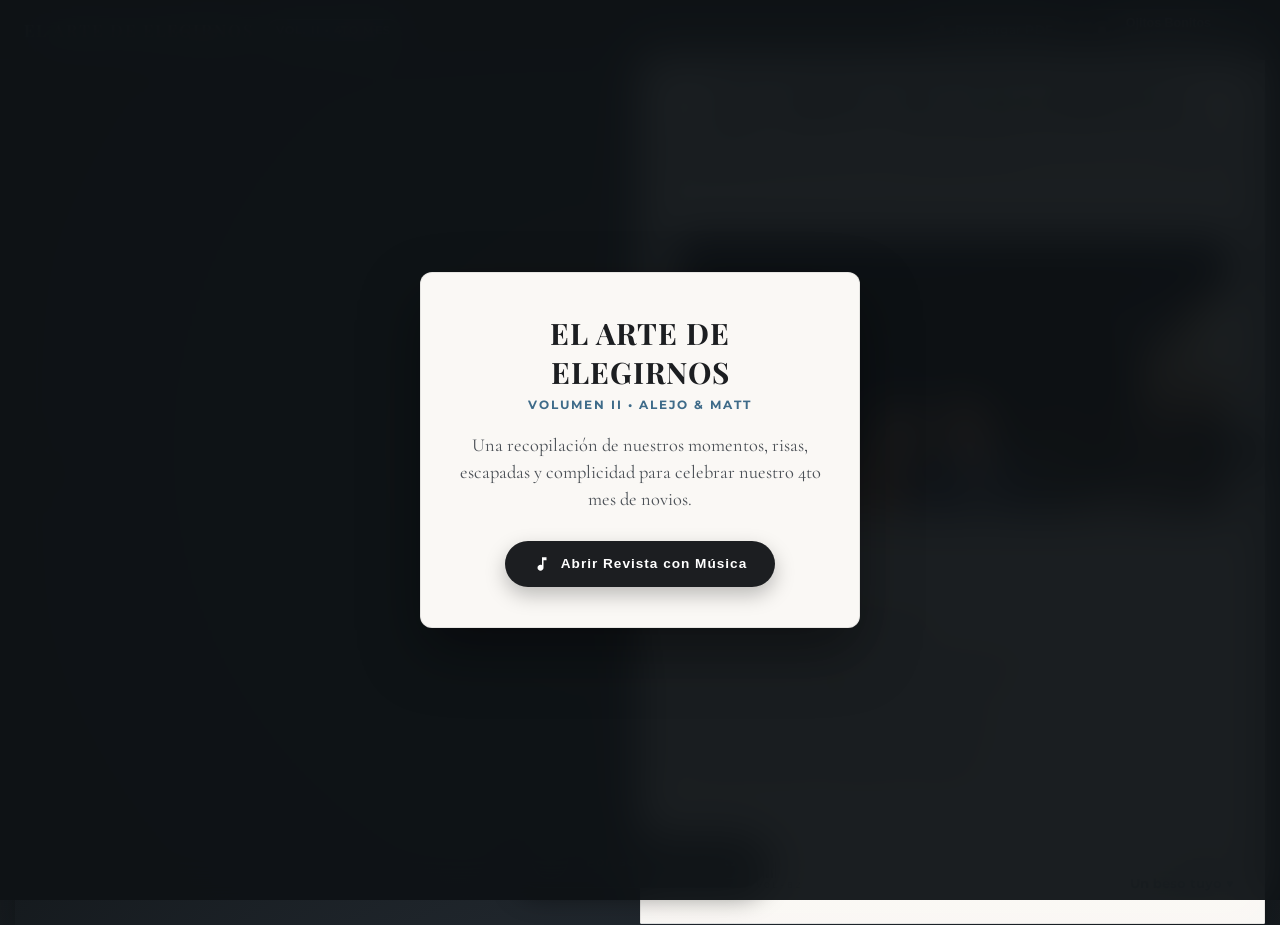
<file: index.html>
<!DOCTYPE html>
<html lang="es">
<head>
  <meta charset="UTF-8">
  <meta name="viewport" content="width=device-width, initial-scale=1.0, maximum-scale=1.0, user-scalable=no">
  <title>El Arte de Elegirnos — Vol. II | Alejo & Matt</title>

  <!-- Google Fonts -->
  <link rel="preconnect" href="https://fonts.googleapis.com">
  <link rel="preconnect" href="https://fonts.gstatic.com" crossorigin>
  <link href="https://fonts.googleapis.com/css2?family=Caveat:wght@500;600;700&family=Cormorant+Garamond:ital,wght@0,400;0,600;0,700;1,400;1,600&family=Montserrat:wght@300;400;500;600;700&family=Playfair+Display:ital,wght@0,400;0,600;0,700;0,900;1,400;1,700&display=swap" rel="stylesheet">

  <!-- Estilos principales -->
  <link rel="stylesheet" href="style.css">
</head>
<body>

  <!-- =========================================================
       AUDIO DE FONDO (Ojitos Bonitos)
       ========================================================= -->
  <audio id="bg-audio" src="assets/audio/ojitos_bonitos.mp3" loop preload="auto"></audio>

  <!-- =========================================================
       BARRA SUPERIOR DE NAVEGACIÓN
       ========================================================= -->
  <header class="top-nav">
    <div class="nav-title">
      <h1>El Arte de Elegirnos</h1>
      <span class="nav-badge">Vol. II • 4to Mes</span>
    </div>

    <div style="display: flex; align-items: center; gap: 10px;">
      <a href="El_Arte_de_Elegirnos_Vol2.pdf" download="El_Arte_de_Elegirnos_Vol2.pdf" class="download-pdf-btn" title="Descargar versión en PDF para imprimir">
        <svg viewBox="0 0 24 24" style="width: 14px; height: 14px; fill: currentColor;"><path d="M19 9h-4V3H9v6H5l7 7 7-7zM5 18v2h14v-2H5z"/></svg>
        <span>Descargar PDF</span>
      </a>

      <button id="music-toggle-btn" class="music-player-btn" title="Reproducir música de fondo">
        <div class="vinyl-disk"></div>
        <div class="music-info">
          <span class="music-title">Ojitos Bonitos</span>
          <span class="music-artist">Hazel Sterling</span>
        </div>
        <div class="music-waves">
          <span></span><span></span><span></span><span></span>
        </div>
      </button>
    </div>
  </header>

  <!-- Botones laterales de navegación -->
  <button id="float-prev-btn" class="nav-arrow-float left" title="Página anterior">
    <svg viewBox="0 0 24 24"><path d="M15.41 7.41L14 6l-6 6 6 6 1.41-1.41L10.83 12z"/></svg>
  </button>
  <button id="float-next-btn" class="nav-arrow-float right" title="Página siguiente">
    <svg viewBox="0 0 24 24"><path d="M10 6L8.59 7.41 13.17 12l-4.58 4.59L10 18l6-6z"/></svg>
  </button>

  <!-- =========================================================
       VIEWPORT DE LA REVISTA (ST.PAGEFLIP)
       ========================================================= -->
  <main class="magazine-viewport">
    <div id="flipbook">

      <!-- =====================================================
           PÁGINA 1: PORTADA
           ===================================================== -->
      <div class="page cover-page" data-density="hard">
        <div class="cover-wrapper">
          <div class="cover-header">
            <span class="cover-super-title">Edición Especial Aniversario • 7 de Octubre</span>
            <h2 class="cover-main-title">El Arte de Elegirnos</h2>
            <div class="cover-sub-bar">
              <span>Volumen II</span>
              <span>Alejo & Matt</span>
              <span>4 Meses</span>
            </div>
          </div>

          <!-- Foto destacada de portada -->
          <div class="cover-hero-frame">
            <img src="assets/images/salidas/salidas_7.jpg" alt="Alejo y Mateo" class="cover-hero-img">
            <div class="cover-badge-float">Cuatro Meses Eligiéndote ♥</div>
          </div>

          <!-- Titulares de artículos -->
          <div class="cover-stories">
            <div class="cover-story-item">
              <div class="cover-story-title">El viento a nuestro favor</div>
              <div class="cover-story-desc">Tarde de cometas con la familia y el vuelo que nos unió más.</div>
            </div>
            <div class="cover-story-item">
              <div class="cover-story-title">Escapada a Santa Fe de Antioquia</div>
              <div class="cover-story-desc">Cold brew de tamarindo, Al Alma y una noche de pura complicidad.</div>
            </div>
            <div class="cover-story-item">
              <div class="cover-story-title">Un sueño hecho realidad: La noche del Ferxxo</div>
              <div class="cover-story-desc">Cantar y bailar entre luces verdes de tu mano.</div>
            </div>
            <div class="cover-story-item">
              <div class="cover-story-title">De Montería a Coveñas: Tu tierra y el mar</div>
              <div class="cover-story-desc">Los planchones del Sinú, la playa juntos y el mejor guía del mundo.</div>
            </div>
            <div class="cover-story-item" style="border-left-color: #2E7D32;">
              <div class="cover-story-title">Próximo destino: Ver ballenas en Nuquí</div>
              <div class="cover-story-desc">El sueño que sella nuestro mesniversario y continúa nuestra historia.</div>
            </div>
          </div>

          <div class="cover-footer">
            <div class="barcode-area">
              <svg class="barcode-svg" viewBox="0 0 100 24" fill="#1C1E21">
                <rect x="0" y="0" width="2" height="24"/><rect x="4" y="0" width="1" height="24"/><rect x="7" y="0" width="3" height="24"/><rect x="12" y="0" width="1" height="24"/><rect x="15" y="0" width="2" height="24"/><rect x="19" y="0" width="4" height="24"/><rect x="25" y="0" width="1" height="24"/><rect x="28" y="0" width="2" height="24"/><rect x="32" y="0" width="3" height="24"/><rect x="37" y="0" width="1" height="24"/><rect x="40" y="0" width="2" height="24"/><rect x="44" y="0" width="4" height="24"/><rect x="50" y="0" width="1" height="24"/><rect x="53" y="0" width="3" height="24"/><rect x="58" y="0" width="2" height="24"/><rect x="62" y="0" width="1" height="24"/><rect x="65" y="0" width="3" height="24"/><rect x="70" y="0" width="2" height="24"/><rect x="74" y="0" width="1" height="24"/><rect x="77" y="0" width="4" height="24"/><rect x="83" y="0" width="2" height="24"/><rect x="87" y="0" width="1" height="24"/><rect x="90" y="0" width="3" height="24"/><rect x="95" y="0" width="2" height="24"/><rect x="99" y="0" width="1" height="24"/>
              </svg>
              <span class="barcode-num">07-10-2026-VOL-02</span>
            </div>
            <div class="cover-price-tag">
              PRECIO:
              <span>Un beso tuyo ♥</span>
            </div>
          </div>
        </div>
      </div>

      <!-- =====================================================
           PÁGINA 2: CARTA DEL EDITOR
           ===================================================== -->
      <div class="page">
        <div class="page-content">
          <!-- Ballena característica -->
          <svg class="whale-icon whale-top-right" viewBox="0 0 160 80" fill="none">
            <path d="M145 35 C130 18 95 10 60 18 C35 23 15 35 5 45 C18 43 32 40 45 42 C40 50 25 56 12 55 C28 58 46 54 58 48 C85 52 115 48 135 38 C145 35 155 28 158 22 C154 28 148 32 145 35 Z" fill="#6B8A9E"/>
            <path d="M72 45 C65 58 52 68 45 70 C48 64 56 52 64 45 Z" fill="#527083"/>
            <path d="M5 45 C-2 36 2 28 8 26 C6 33 8 40 5 45 Z" fill="#6B8A9E"/>
            <path d="M5 45 C-4 52 -1 62 6 63 C4 56 5 49 5 45 Z" fill="#527083"/>
          </svg>

          <div class="page-header">
            <span class="page-category">Para Ti</span>
            <h2 class="page-title">Carta del editor</h2>
          </div>

          <div class="editorial-text">
            <p>Hace algún tiempo me sorprendiste con el regalo más hermoso y significativo que jamás había recibido: el primer volumen de nuestra historia. Cada una de tus palabras, cada foto y cada detalle me hicieron sentir la persona más afortunada y querida del mundo.</p>
            <p>Hoy, al celebrar nuestros cuatro meses de novios, me corresponde a mí tomar la pluma. Y no existe nada que me haga más feliz que plasmar en esta segunda edición un pedacito de todo lo mágico que hemos vivido juntos desde entonces.</p>
            <p>Si en tu carta decías que la vida se encarga de ir poniendo todo en su lugar, hoy puedo decirte con absoluta certeza que tú eres mi lugar favorito. Gracias por estos cuatro meses de amor sincero, de risas que curan cualquier mal día y de una complicidad tan bonita. Esta revista es mi manera de recordarte que elegirte cada día sigue siendo el arte más fácil y maravilloso de mi vida.</p>
          </div>

          <div class="signature-box">
            Con todo mi amor,<br>
            <strong>Tu príncipe, Alejo.</strong>
          </div>

          <!-- Filmstrip de recuerdos -->
          <div class="filmstrip-grid">
            <div class="filmstrip-item"><img src="assets/images/salidas/salidas_1.jpg" alt="Momento juntos"></div>
            <div class="filmstrip-item"><img src="assets/images/salidas/salidas_2.jpg" alt="Momento juntos"></div>
            <div class="filmstrip-item"><img src="assets/images/salidas/salidas_6.jpg" alt="Momento juntos"></div>
            <div class="filmstrip-item"><img src="assets/images/salidas/salidas_9.jpg" alt="Momento juntos"></div>
          </div>

          <div class="page-footer">
            <span class="edition-tag">El Arte de Elegirnos • Vol. II</span>
            <span class="page-number">02</span>
          </div>
        </div>
      </div>

      <!-- =====================================================
           PÁGINA 3: ÍNDICE & CUATRO MESES
           ===================================================== -->
      <div class="page">
        <div class="page-content">
          <div class="page-header">
            <span class="page-category">Sumario</span>
            <h2 class="page-title">Cuatro meses, infinitas razones</h2>
          </div>

          <div class="toc-list">
            <div class="toc-item">
              <span class="toc-num">04</span>
              <span class="toc-name">El viento a nuestro favor (Cometas en familia)</span>
              <span class="toc-page">Pág. 04</span>
            </div>
            <div class="toc-item">
              <span class="toc-num">06</span>
              <span class="toc-name">Nuestra escapada a Santa Fe de Antioquia</span>
              <span class="toc-page">Pág. 06</span>
            </div>
            <div class="toc-item">
              <span class="toc-num">08</span>
              <span class="toc-name">La magia de lo cotidiano & El sueño del Ferxxo</span>
              <span class="toc-page">Pág. 08</span>
            </div>
            <div class="toc-item">
              <span class="toc-num">10</span>
              <span class="toc-name">De Montería a Coveñas: Tu tierra natal y el mar</span>
              <span class="toc-page">Pág. 10</span>
            </div>
            <div class="toc-item">
              <span class="toc-num">12</span>
              <span class="toc-name">Próximo destino: Ver ballenas en Nuquí</span>
              <span class="toc-page">Pág. 12</span>
            </div>
            <div class="toc-item">
              <span class="toc-num">14</span>
              <span class="toc-name">Contraportada & Nuestra historia continuará</span>
              <span class="toc-page">Pág. 14</span>
            </div>
          </div>

          <div class="polaroid-card rot-pos-3" style="margin: 6px auto 0 auto; max-width: 240px;">
            <div class="washi-tape"></div>
            <div class="polaroid-img-wrapper portrait">
              <img src="assets/images/salidas/salidas_3.jpg" alt="Nosotros" class="polaroid-img">
            </div>
            <div class="polaroid-caption">Elegirte hoy y siempre <span class="hand-heart">♥</span></div>
          </div>

          <div class="editorial-quote" style="margin-top: 10px;">
            "Porque no son solo cuatro meses; son cuatro meses descubriendo que el amor verdadero es tranquilo, dulce y cómplice."
          </div>

          <div class="page-footer">
            <span class="edition-tag">El Arte de Elegirnos • Vol. II</span>
            <span class="page-number">03</span>
          </div>
        </div>
      </div>

      <!-- =====================================================
           PÁGINA 4: COMETAS (HISTORIA)
           ===================================================== -->
      <div class="page">
        <div class="page-content">
          <div class="page-header">
            <span class="page-category">Familia & Amigos</span>
            <h2 class="page-title">El viento a nuestro favor</h2>
          </div>

          <div class="editorial-text">
            <p>Siempre dicen que compartir con la familia de quien amas es un paso importante, pero contigo todo fluyó con una ternura tan natural que me llenó el pecho de paz. Ese paseo de cometas con mis papás y mis amigos se convirtió en una de las tardes más entrañables que guardo en el corazón.</p>
            <p>Recuerdo con una sonrisa que la cometa que compramos simplemente no quería colaborar; por más carreras e intentos que hacíamos, no lograba mantenerse en el aire. Pero lo que verdaderamente me derritió el alma fue ver a mi papá haciendo hasta lo imposible para que tú pudieras volar una cometa.</p>
            <p>Al ver que la nuestra no respondía, mi papá no dudó ni un segundo: con la mayor generosidad te soltó su propia cometa para que sintieras la emoción de verla bailar alto contra las nubes. Verte ahí, sonriendo con el hilo en la mano y compartiendo con él con tanta calidez, me hizo sentir la persona más orgullosa y feliz. Nada me hace más bien que ver lo bien que te llevas con toda mi gente.</p>
          </div>

          <div class="polaroid-card rot-neg-2" style="max-width: 230px; margin: 0 auto;">
            <div class="polaroid-img-wrapper portrait">
              <img src="assets/images/cometas/cometas_1.jpg" alt="Tarde de cometas" class="polaroid-img">
            </div>
            <div class="polaroid-caption">Una tarde que nunca olvidaré <span class="hand-heart">♥</span></div>
          </div>

          <div class="page-footer">
            <span class="edition-tag">El Arte de Elegirnos • Vol. II</span>
            <span class="page-number">04</span>
          </div>
        </div>
      </div>

      <!-- =====================================================
           PÁGINA 5: COMETAS (GALERÍA)
           ===================================================== -->
      <div class="page">
        <div class="page-content">
          <div class="page-header">
            <span class="page-category">Momentos</span>
            <h2 class="page-title">Volando alto contigo</h2>
          </div>

          <div class="two-col-layout">
            <div class="polaroid-card rot-neg-4">
              <div class="washi-tape"></div>
              <div class="polaroid-img-wrapper portrait">
                <img src="assets/images/cometas/cometas_2.jpg" alt="Cometas" class="polaroid-img">
              </div>
              <div class="polaroid-caption">Risas compartidas <span class="hand-heart">♥</span></div>
            </div>

            <div class="polaroid-card rot-pos-5">
              <div class="polaroid-img-wrapper portrait">
                <img src="assets/images/cometas/cometas_3.jpg" alt="Cometas" class="polaroid-img">
              </div>
              <div class="polaroid-caption">Encajando perfecto <span class="hand-heart">♥</span></div>
            </div>
          </div>

          <div class="polaroid-card rot-pos-3" style="max-width: 240px; margin: 12px auto 0 auto;">
            <div class="polaroid-img-wrapper portrait">
              <img src="assets/images/cometas/cometas_4.jpg" alt="Cometas" class="polaroid-img">
            </div>
            <div class="polaroid-caption">El viento en nuestras manos <span class="hand-heart">♥</span></div>
          </div>

          <!-- Ballena decorativa -->
          <svg class="whale-icon whale-bottom-left" viewBox="0 0 160 80" fill="none">
            <path d="M145 35 C130 18 95 10 60 18 C35 23 15 35 5 45 C18 43 32 40 45 42 C40 50 25 56 12 55 C28 58 46 54 58 48 C85 52 115 48 135 38 C145 35 155 28 158 22 C154 28 148 32 145 35 Z" fill="#6B8A9E"/>
            <path d="M72 45 C65 58 52 68 45 70 C48 64 56 52 64 45 Z" fill="#527083"/>
          </svg>

          <div class="page-footer">
            <span class="edition-tag">El Arte de Elegirnos • Vol. II</span>
            <span class="page-number">05</span>
          </div>
        </div>
      </div>

      <!-- =====================================================
           PÁGINA 6: SANTA FE (HISTORIA)
           ===================================================== -->
      <div class="page">
        <div class="page-content">
          <div class="page-header">
            <span class="page-category">Escapada Romántica</span>
            <h2 class="page-title">Santa Fe de Antioquia</h2>
          </div>

          <div class="editorial-text">
            <p>Hacernos una escapada solo para los dos era justo lo que necesitábamos. Santa Fe nos recibió con su arquitectura colonial, su cielo despejado y ese calor acogedor que nos invitaba a caminar sin prisas, tomados de la mano por sus callecitas empedradas.</p>
            <p>Recuerdo con tanto cariño detenernos a probar ese cold brew de tamarindo tan refrescante y original, perfecto para calmar el calor de la tarde. Luego, nuestro almuerzo en Al Alma fue simplemente exquisito: buena mesa, miradas cómplices y esas conversaciones profundas donde el mundo exterior parece desaparecer por completo.</p>
            <p>Y al caer la noche, la magia del pueblo se transformó en un refugio íntimo. Vivimos una noche inolvidable, llena de romanticismo, caricias, risas compartidas y una pasión tan bonita que me recordó que, sin importar el lugar en el mapa, mi verdadero destino siempre eres tú.</p>
          </div>

          <div class="polaroid-card rot-neg-2" style="max-width: 290px; margin: 0 auto;">
            <div class="washi-tape"></div>
            <div class="polaroid-img-wrapper rect">
              <img src="assets/images/santafe/santafe_1.jpg" alt="Santa Fe" class="polaroid-img">
            </div>
            <div class="polaroid-caption">Caminando a tu lado por Santa Fe <span class="hand-heart">♥</span></div>
          </div>

          <div class="page-footer">
            <span class="edition-tag">El Arte de Elegirnos • Vol. II</span>
            <span class="page-number">06</span>
          </div>
        </div>
      </div>

      <!-- =====================================================
           PÁGINA 7: SANTA FE (VIDEO & FOTOS)
           ===================================================== -->
      <div class="page">
        <div class="page-content">
          <div class="page-header">
            <span class="page-category">Momentos & Video</span>
            <h2 class="page-title">Calor, sabor y complicidad</h2>
          </div>

          <!-- Tarjeta de Video Interactivo (Santa Fe) -->
          <div class="polaroid-card rot-pos-3" 
               data-video-src="assets/videos/santafe_video.mp4"
               data-video-title="Nuestra escapada a Santa Fe"
               data-video-desc="Memorias, risas y calor de Antioquia"
               style="max-width: 300px; margin: 0 auto 12px auto;">
            <div class="video-badge">
              <svg viewBox="0 0 24 24"><path d="M8 5v14l11-7z"/></svg>
              Video Interactivo
            </div>
            <div class="polaroid-img-wrapper rect">
              <img src="assets/images/santafe/santafe_2.jpg" alt="Video Santa Fe" class="polaroid-img">
              <div class="video-play-overlay">
                <div class="play-circle-btn">
                  <svg viewBox="0 0 24 24"><path d="M8 5v14l11-7z"/></svg>
                </div>
              </div>
            </div>
            <div class="polaroid-caption">Toca para revivir el video <span class="hand-heart">▶</span></div>
          </div>

          <div class="two-col-layout" style="margin-top: 6px;">
            <div class="polaroid-card rot-neg-3">
              <div class="polaroid-img-wrapper rect">
                <img src="assets/images/santafe/santafe_3.jpg" alt="Santa Fe" class="polaroid-img">
              </div>
              <div class="polaroid-caption">Al Alma & Tamarindo <span class="hand-heart">♥</span></div>
            </div>

            <div class="polaroid-card rot-pos-4">
              <div class="polaroid-img-wrapper rect">
                <img src="assets/images/santafe/santafe_4.jpg" alt="Santa Fe" class="polaroid-img">
              </div>
              <div class="polaroid-caption">Noche inolvidable <span class="hand-heart">♥</span></div>
            </div>
          </div>

          <div class="editorial-quote" style="margin-top: 12px;">
            "El calor no estaba solo en el clima de Santa Fe, sino en cada abrazo que nos dimos."
          </div>

          <div class="page-footer">
            <span class="edition-tag">El Arte de Elegirnos • Vol. II</span>
            <span class="page-number">07</span>
          </div>
        </div>
      </div>

      <!-- =====================================================
           PÁGINA 8: COTIDIANIDAD (SALIDAS & CINE)
           ===================================================== -->
      <div class="page">
        <div class="page-content">
          <div class="page-header">
            <span class="page-category">Planes Juntos</span>
            <h2 class="page-title">La magia de lo cotidiano</h2>
          </div>

          <div class="editorial-text">
            <p>Aunque los grandes viajes quedan grabados para siempre, me he dado cuenta de que me enamoro de ti en las cosas más sencillas de todos los días. En nuestras salidas al cine compartiendo palomitas, en las cenas improvisadas donde descubrimos nuevos sabores y en esas risas tontas de camino a casa.</p>
            <p>Tenerte en mi rutina diaria transforma lo ordinario en un momento extraordinario. Es la tranquilidad de saber que contigo puedo ser exactamente quien soy, con la certeza de que siempre encuentro en ti un abrazo seguro y una sonrisa sincera.</p>
          </div>

          <div class="two-col-layout">
            <div class="polaroid-card rot-neg-3"
                 data-video-src="assets/videos/salidas_video1.mp4"
                 data-video-title="Nuestras salidas"
                 data-video-desc="Cines, cenas y momentos juntos">
              <div class="video-badge"><svg viewBox="0 0 24 24"><path d="M8 5v14l11-7z"/></svg> Video</div>
              <div class="polaroid-img-wrapper portrait">
                <img src="assets/images/salidas/salidas_4.jpg" alt="Salidas" class="polaroid-img">
                <div class="video-play-overlay"><div class="play-circle-btn"><svg viewBox="0 0 24 24"><path d="M8 5v14l11-7z"/></svg></div></div>
              </div>
              <div class="polaroid-caption">Cómplices de siempre <span class="hand-heart">▶</span></div>
            </div>

            <div class="polaroid-card rot-pos-4"
                 data-video-src="assets/videos/salidas_video2.mp4"
                 data-video-title="Risas compartidas"
                 data-video-desc="La felicidad en los pequeños detalles">
              <div class="video-badge"><svg viewBox="0 0 24 24"><path d="M8 5v14l11-7z"/></svg> Video</div>
              <div class="polaroid-img-wrapper portrait">
                <img src="assets/images/salidas/salidas_5.jpg" alt="Salidas" class="polaroid-img">
                <div class="video-play-overlay"><div class="play-circle-btn"><svg viewBox="0 0 24 24"><path d="M8 5v14l11-7z"/></svg></div></div>
              </div>
              <div class="polaroid-caption">Cada día contigo <span class="hand-heart">▶</span></div>
            </div>
          </div>

          <div class="page-footer">
            <span class="edition-tag">El Arte de Elegirnos • Vol. II</span>
            <span class="page-number">08</span>
          </div>
        </div>
      </div>

      <!-- =====================================================
           PÁGINA 9: EL SUEÑO DEL FERXXO
           ===================================================== -->
      <div class="page">
        <div class="page-content">
          <div class="page-header">
            <span class="page-category">Un Sueño Cumplido</span>
            <h2 class="page-title">La noche del Ferxxo</h2>
          </div>

          <div class="editorial-text">
            <p>Si hay una noche en la que sentí que el corazón se me salía del pecho de la felicidad, fue esa. Cuando me regalaste las boletas para ir al concierto del Ferxxo, me cumpliste un sueño que llevaba anhelando hace mucho tiempo.</p>
            <p>Bailar y cantar cada canción a todo pulmón junto a ti, iluminados por las luces verdes y la euforia del lugar, fue una experiencia que jamás voy a olvidar. Mirarte en medio del show y saber que estaba viviendo ese instante perfecto con el amor de mi vida no tuvo precio. Gracias por hacerme tan inmensamente feliz, amorcito.</p>
          </div>

          <!-- Tarjeta especial del Ferxxo -->
          <div class="polaroid-card ferxxo-card rot-neg-2"
               data-video-src="assets/videos/ferxxo.mp4"
               data-video-title="Concierto del Ferxxo"
               data-video-desc="Cantando y bailando juntos un sueño cumplido"
               style="max-width: 290px; margin: 0 auto;">
            <div class="video-badge">
              <svg viewBox="0 0 24 24"><path d="M8 5v14l11-7z"/></svg>
              Feid • Concierto
            </div>
            <div class="polaroid-img-wrapper rect">
              <img src="assets/images/salidas/ferxxo_thumb.jpg" alt="Concierto Ferxxo" class="polaroid-img">
              <div class="video-play-overlay">
                <div class="play-circle-btn">
                  <svg viewBox="0 0 24 24"><path d="M8 5v14l11-7z"/></svg>
                </div>
              </div>
            </div>
            <div class="polaroid-caption">Perreando y cantando de tu mano <span class="hand-heart">💚</span></div>
          </div>

          <div class="polaroid-card rot-pos-3" style="max-width: 200px; margin: 10px auto 0 auto;">
            <div class="polaroid-img-wrapper portrait">
              <img src="assets/images/salidas/salidas_8.jpg" alt="Nosotros" class="polaroid-img">
            </div>
            <div class="polaroid-caption">Inolvidable <span class="hand-heart">♥</span></div>
          </div>

          <div class="page-footer">
            <span class="edition-tag">El Arte de Elegirnos • Vol. II</span>
            <span class="page-number">09</span>
          </div>
        </div>
      </div>

      <!-- =====================================================
           PÁGINA 10: MONTERÍA Y COVEÑAS (EL MAR)
           ===================================================== -->
      <div class="page">
        <div class="page-content">
          <div class="page-header">
            <span class="page-category">Gran Viaje</span>
            <h2 class="page-title">De Montería a Coveñas</h2>
          </div>

          <div class="editorial-text">
            <p>Este viaje fue, sin duda, uno de los capítulos más anhelados y especiales de nuestra historia. Por fin pudimos escaparnos a Coveñas y disfrutar del mar juntos: sentir la brisa cálida, caminar descalzos por la arena y contemplar el horizonte con la alegría de sabernos juntos.</p>
            <p>La comida de mar fue un deleite total; todavía recuerdo el sabor increíble de ese spaghetti de frutos del mar en nuestro último restaurante. Pero nada superó el amor hogareño del delicioso pescado que nos preparó tu nana con sus propias manos, haciéndome sentir acogido y en familia.</p>
          </div>

          <!-- Video del mar en Coveñas -->
          <div class="polaroid-card rot-neg-2"
               data-video-src="assets/videos/monteria_video1.mp4"
               data-video-title="El mar en Coveñas"
               data-video-desc="Disfrutando de la playa y la brisa marina juntos"
               style="max-width: 290px; margin: 0 auto 10px auto;">
            <div class="video-badge"><svg viewBox="0 0 24 24"><path d="M8 5v14l11-7z"/></svg> Video Playa</div>
            <div class="polaroid-img-wrapper rect">
              <img src="assets/images/monteria/monteria_4.jpg" alt="Coveñas" class="polaroid-img">
              <div class="video-play-overlay"><div class="play-circle-btn"><svg viewBox="0 0 24 24"><path d="M8 5v14l11-7z"/></svg></div></div>
            </div>
            <div class="polaroid-caption">El mar a tus pies <span class="hand-heart">▶</span></div>
          </div>

          <div class="two-col-layout">
            <div class="polaroid-card rot-pos-3">
              <div class="polaroid-img-wrapper portrait">
                <img src="assets/images/monteria/monteria_5.jpg" alt="Playa Coveñas" class="polaroid-img">
              </div>
              <div class="polaroid-caption">Sol y arena <span class="hand-heart">♥</span></div>
            </div>
            <div class="polaroid-card rot-neg-4">
              <div class="polaroid-img-wrapper portrait">
                <img src="assets/images/monteria/monteria_3.jpg" alt="Coveñas" class="polaroid-img">
              </div>
              <div class="polaroid-caption">Felicidad pura <span class="hand-heart">♥</span></div>
            </div>
          </div>

          <div class="page-footer">
            <span class="edition-tag">El Arte de Elegirnos • Vol. II</span>
            <span class="page-number">10</span>
          </div>
        </div>
      </div>

      <!-- =====================================================
           PÁGINA 11: MONTERÍA (TU TIERRA & EL SINÚ)
           ===================================================== -->
      <div class="page">
        <div class="page-content">
          <div class="page-header">
            <span class="page-category">Tu Tierra Natal</span>
            <h2 class="page-title">El Sinú, tu guía y tu casa</h2>
          </div>

          <div class="editorial-text">
            <p>Llegar a Montería y verte en tu tierra fue una experiencia que me desbordó de orgullo y cariño. Fuiste el mejor guía turístico que jamás pude soñar: me encantó escucharte hablar con tanta pasión de tus raíces, contándome historias de cada rincón y mostrándome todo lo hermoso de tu ciudad natal.</p>
            <p>Quedé completamente fascinado con los planchones y esa magia tan única de ver cómo cruzaban el río Sinú sin necesidad de motor, flotando con la fuerza de la corriente y la destreza de su gente. Y conocer tu casa, el lugar donde creciste y que guarda tantos de tus recuerdos, me hizo sentir más cerca de ti que nunca. Me abriste las puertas de tu vida entera.</p>
          </div>

          <div class="two-col-layout">
            <div class="polaroid-card rot-neg-3"
                 data-video-src="assets/videos/monteria_video3.mp4"
                 data-video-title="Los planchones del Sinú"
                 data-video-desc="Cruzando el río Sinú sin motor con su magia única">
              <div class="video-badge"><svg viewBox="0 0 24 24"><path d="M8 5v14l11-7z"/></svg> Video</div>
              <div class="polaroid-img-wrapper rect">
                <img src="assets/images/monteria/planchon_thumb.jpg" alt="Río Sinú y Planchones" class="polaroid-img">
                <div class="video-play-overlay"><div class="play-circle-btn"><svg viewBox="0 0 24 24"><path d="M8 5v14l11-7z"/></svg></div></div>
              </div>
              <div class="polaroid-caption">Los planchones del Sinú <span class="hand-heart">▶</span></div>
            </div>

            <div class="polaroid-card rot-pos-3"
                 data-video-src="assets/videos/monteria_video2.mp4"
                 data-video-title="Tu hogar, mi lugar"
                 data-video-desc="Conociendo tu casa y tu tierra con el mejor guía">
              <div class="video-badge"><svg viewBox="0 0 24 24"><path d="M8 5v14l11-7z"/></svg> Video</div>
              <div class="polaroid-img-wrapper rect">
                <img src="assets/images/monteria/monteria_6.jpg" alt="Montería" class="polaroid-img">
                <div class="video-play-overlay"><div class="play-circle-btn"><svg viewBox="0 0 24 24"><path d="M8 5v14l11-7z"/></svg></div></div>
              </div>
              <div class="polaroid-caption">Tu hogar, mi lugar <span class="hand-heart">▶</span></div>
            </div>
          </div>

          <div class="polaroid-card rot-pos-2" style="max-width: 220px; margin: 10px auto 0 auto;">
            <div class="polaroid-img-wrapper portrait">
              <img src="assets/images/monteria/monteria_2.jpg" alt="Nosotros en Montería" class="polaroid-img">
            </div>
            <div class="polaroid-caption">Enamorados en Montería <span class="hand-heart">♥</span></div>
          </div>

          <div class="page-footer">
            <span class="edition-tag">El Arte de Elegirnos • Vol. II</span>
            <span class="page-number">11</span>
          </div>
        </div>
      </div>

      <!-- =====================================================
           PÁGINA 12: EL PRÓXIMO SUEÑO — VER BALLENAS EN NUQUÍ
           ===================================================== -->
      <div class="page">
        <div class="page-content">
          <!-- Ballena grande arriba -->
          <svg class="whale-icon whale-top-right" style="width: 90px; opacity: 0.9;" viewBox="0 0 160 80" fill="none">
            <path d="M145 35 C130 18 95 10 60 18 C35 23 15 35 5 45 C18 43 32 40 45 42 C40 50 25 56 12 55 C28 58 46 54 58 48 C85 52 115 48 135 38 C145 35 155 28 158 22 C154 28 148 32 145 35 Z" fill="#3E6B89"/>
            <path d="M72 45 C65 58 52 68 45 70 C48 64 56 52 64 45 Z" fill="#2A4D63"/>
            <path d="M5 45 C-2 36 2 28 8 26 C6 33 8 40 5 45 Z" fill="#3E6B89"/>
            <path d="M5 45 C-4 52 -1 62 6 63 C4 56 5 49 5 45 Z" fill="#2A4D63"/>
          </svg>

          <div class="page-header">
            <span class="page-category">Próximo Capítulo • Nuestro Mesniversario</span>
            <h2 class="page-title">Rumbo a Nuquí: Ver ballenas juntos</h2>
          </div>

          <div class="editorial-text">
            <p>Todas las ballenas que han nadado por las páginas de nuestra historia —desde el primer día en que me regalaste el Volumen 1 hasta hoy— nunca estuvieron aquí por casualidad. Representan el latido de un sueño compartido que hace mucho tiempo queríamos hacer realidad: presenciar la grandeza de las ballenas jorobadas en el Pacífico colombiano, en Nuquí.</p>
            <p>Y hoy, para terminar de celebrar nuestro mesniversario por todo lo alto, ese sueño deja de ser un anhelo lejano para convertirse en nuestro próximo destino. Nos espera el sonido imponente de la selva tocando el océano, el vaivén del agua salada y la emoción indescriptible de ver a esos gigantes marinos emerger ante nuestros ojos.</p>
            <p>Cumplir este sueño tomado de tu mano es el recordatorio más hermoso de que cada meta, cada viaje y cada ilusión a tu lado se multiplica por mil.</p>
          </div>

          <div class="polaroid-card rot-neg-3" style="max-width: 250px; margin: 6px auto 0 auto;">
            <div class="washi-tape"></div>
            <div class="polaroid-img-wrapper portrait">
              <img src="assets/images/salidas/salidas_7.jpg" alt="Rumbo a Nuquí" class="polaroid-img">
            </div>
            <div class="polaroid-caption">Siguiente parada: Nuquí <span class="hand-heart">🐋♥</span></div>
          </div>

          <div class="page-footer">
            <span class="edition-tag">El Arte de Elegirnos • Vol. II</span>
            <span class="page-number">12</span>
          </div>
        </div>
      </div>

      <!-- =====================================================
           PÁGINA 13: NUESTRA HISTORIA CONTINUARÁ
           ===================================================== -->
      <div class="page">
        <div class="page-content">
          <div class="page-header">
            <span class="page-category">El Viaje Apenas Comienza</span>
            <h2 class="page-title">Nuestra historia continuará...</h2>
          </div>

          <div class="editorial-text">
            <p>Nuquí no será el final de un viaje, sino el comienzo de todas las travesías que aún nos esperan. Porque estos cuatro meses me han enseñado que no importa cuál sea el destino en el mapa: lo que hace que cada lugar sea mágico es compartirlo contigo.</p>
            <p>Seguiremos coleccionando atardeceres, cantando canciones que nos erizan la piel, probando platos deliciosos y apoyándonos en cada sueño. Eres mi hogar, mi paz y mi aventura favorita.</p>
          </div>

          <div class="two-col-layout" style="margin-top: 10px;">
            <div class="polaroid-card rot-pos-4">
              <div class="polaroid-img-wrapper portrait">
                <img src="assets/images/monteria/monteria_1.jpg" alt="Juntos" class="polaroid-img">
              </div>
              <div class="polaroid-caption">Siempre a tu lado <span class="hand-heart">♥</span></div>
            </div>

            <div class="polaroid-card rot-neg-3">
              <div class="polaroid-img-wrapper portrait">
                <img src="assets/images/salidas/salidas_9.jpg" alt="Nosotros" class="polaroid-img">
              </div>
              <div class="polaroid-caption">Tú y yo, siempre <span class="hand-heart">♥</span></div>
            </div>
          </div>

          <div class="editorial-quote" style="margin-top: 14px;">
            "En medio de la inmensidad del océano de Nuquí, el milagro más grande siempre será haberte encontrado a ti."
          </div>

          <!-- Ballena flotando -->
          <svg class="whale-icon whale-bottom-left" viewBox="0 0 160 80" fill="none">
            <path d="M145 35 C130 18 95 10 60 18 C35 23 15 35 5 45 C18 43 32 40 45 42 C40 50 25 56 12 55 C28 58 46 54 58 48 C85 52 115 48 135 38 C145 35 155 28 158 22 C154 28 148 32 145 35 Z" fill="#6B8A9E"/>
            <path d="M72 45 C65 58 52 68 45 70 C48 64 56 52 64 45 Z" fill="#527083"/>
          </svg>

          <div class="page-footer">
            <span class="edition-tag">El Arte de Elegirnos • Vol. II</span>
            <span class="page-number">13</span>
          </div>
        </div>
      </div>

      <!-- =====================================================
           PÁGINA 14: CONTRAPORTADA (BACK COVER)
           ===================================================== -->
      <div class="page cover-page" data-density="hard">
        <div class="cover-wrapper" style="text-align: center; justify-content: space-around;">
          <div class="cover-header" style="border-bottom: none;">
            <span class="cover-super-title">Cierre de Edición • 4to Mes</span>
            <h2 class="cover-main-title" style="font-size: 2rem;">El Arte de Seguir Eligiéndote</h2>
          </div>

          <div class="polaroid-card rot-neg-2" style="max-width: 250px; margin: 0 auto;">
            <div class="washi-tape"></div>
            <div class="polaroid-img-wrapper portrait">
              <img src="assets/images/salidas/salidas_6.jpg" alt="Para siempre" class="polaroid-img">
            </div>
            <div class="polaroid-caption">Contigo, todo es más bonito <span class="hand-heart">♥</span></div>
          </div>

          <div class="editorial-text" style="text-align: center; font-size: 1.15rem; max-width: 380px; margin: 0 auto;">
            <p style="text-indent: 0;">"Dicen que amar no es coincidir una sola vez, sino decidir quedarse cada mañana. En estos cuatro meses he confirmado que elegirte es la decisión más dulce, acertada y feliz de mi vida."</p>
            <p style="text-indent: 0; margin-top: 10px; font-weight: 600; color: var(--accent-blue);">
              ¡Feliz 4to mes de novios, Amorcito!<br>
              Siempre tuyo,<br>
              Tu príncipe, Alejo.
            </p>
          </div>

          <!-- Ballena grande surcando el océano hacia Nuquí -->
          <svg viewBox="0 0 200 90" style="width: 140px; margin: 0 auto; opacity: 0.88;">
            <path d="M180 40 C160 20 120 12 75 22 C45 28 20 42 6 55 C22 52 40 48 56 50 C50 60 32 68 15 67 C35 70 58 65 72 58 C105 63 145 58 170 45 C180 42 192 34 196 26 C190 34 184 38 180 40 Z" fill="#3E6B89"/>
            <path d="M90 54 C82 70 65 82 56 84 C60 76 70 62 80 54 Z" fill="#2A4D63"/>
            <path d="M6 55 C-2 44 2 34 10 32 C8 40 10 48 6 55 Z" fill="#3E6B89"/>
            <path d="M6 55 C-4 64 -1 76 8 77 C5 68 6 60 6 55 Z" fill="#2A4D63"/>
          </svg>

          <div class="cover-footer" style="flex-direction: column; align-items: center; gap: 4px; border-top: none;">
            <div style="font-size: 0.85rem; letter-spacing: 2px; text-transform: uppercase; color: var(--accent-blue); font-weight: 800;">
              CONTINUARÁ... EN NUQUÍ & VOLUMEN III 🐋♥
            </div>
            <div style="font-size: 0.72rem; color: var(--ink-muted); letter-spacing: 1px;">
              Alejo & Matt • Cuatro Meses Juntos
            </div>
          </div>
        </div>
      </div>

    </div>
  </main>

  <!-- =========================================================
       CONTROLES INFERIORES
       ========================================================= -->
  <nav class="bottom-controls">
    <button id="prev-btn" class="control-btn" title="Página anterior">
      <svg viewBox="0 0 24 24"><path d="M15.41 7.41L14 6l-6 6 6 6 1.41-1.41L10.83 12z"/></svg>
    </button>
    <span id="page-indicator" class="page-indicator">Portada</span>
    <button id="next-btn" class="control-btn" title="Página siguiente">
      <svg viewBox="0 0 24 24"><path d="M10 6L8.59 7.41 13.17 12l-4.58 4.59L10 18l6-6z"/></svg>
    </button>
    <button id="fullscreen-btn" class="control-btn" title="Pantalla completa">
      <svg viewBox="0 0 24 24"><path d="M7 14H5v5h5v-2H7v-3zm-2-4h2V7h3V5H5v5zm12 7h-3v2h5v-5h-2v3zM14 5v2h3v3h2V5h-5z"/></svg>
    </button>
  </nav>

  <!-- =========================================================
       MODAL DE VIDEO INTERACTIVO (CINEMA LIGHTBOX)
       ========================================================= -->
  <div id="video-modal" class="modal-overlay">
    <div class="modal-content-box">
      <div class="modal-info-bar">
        <div>
          <div id="modal-title" class="modal-title">Video Especial</div>
          <div id="modal-subtitle" class="modal-subtitle">Nuestro recuerdo</div>
        </div>
        <button id="modal-close-btn" class="modal-close-btn" title="Cerrar video">✕</button>
      </div>
      <video id="modal-video" class="modal-video-player" controls playsinline></video>
    </div>
  </div>

  <!-- =========================================================
       OVERLAY DE BIENVENIDA (ACTIVA EL AUDIO AUTOMÁTICO)
       ========================================================= -->
  <div id="welcome-overlay" class="welcome-overlay">
    <div class="welcome-card">
      <h2>El Arte de Elegirnos</h2>
      <div class="edition-subtitle">Volumen II • Alejo & Matt</div>
      <p>Una recopilación de nuestros momentos, risas, escapadas y complicidad para celebrar nuestro 4to mes de novios.</p>
      <button id="start-btn" class="start-btn">
        <svg style="width: 18px; height: 18px; fill: currentColor;" viewBox="0 0 24 24">
          <path d="M12 3v10.55c-.59-.34-1.27-.55-2-.55-2.21 0-4 1.79-4 4s1.79 4 4 4 4-1.79 4-4V7h4V3h-6z"/>
        </svg>
        Abrir Revista con Música
      </button>
    </div>
  </div>

  <!-- StPageFlip Script -->
  <script src="page-flip.browser.js"></script>
  <!-- App Script -->
  <script src="app.js"></script>
</body>
</html>
</file>
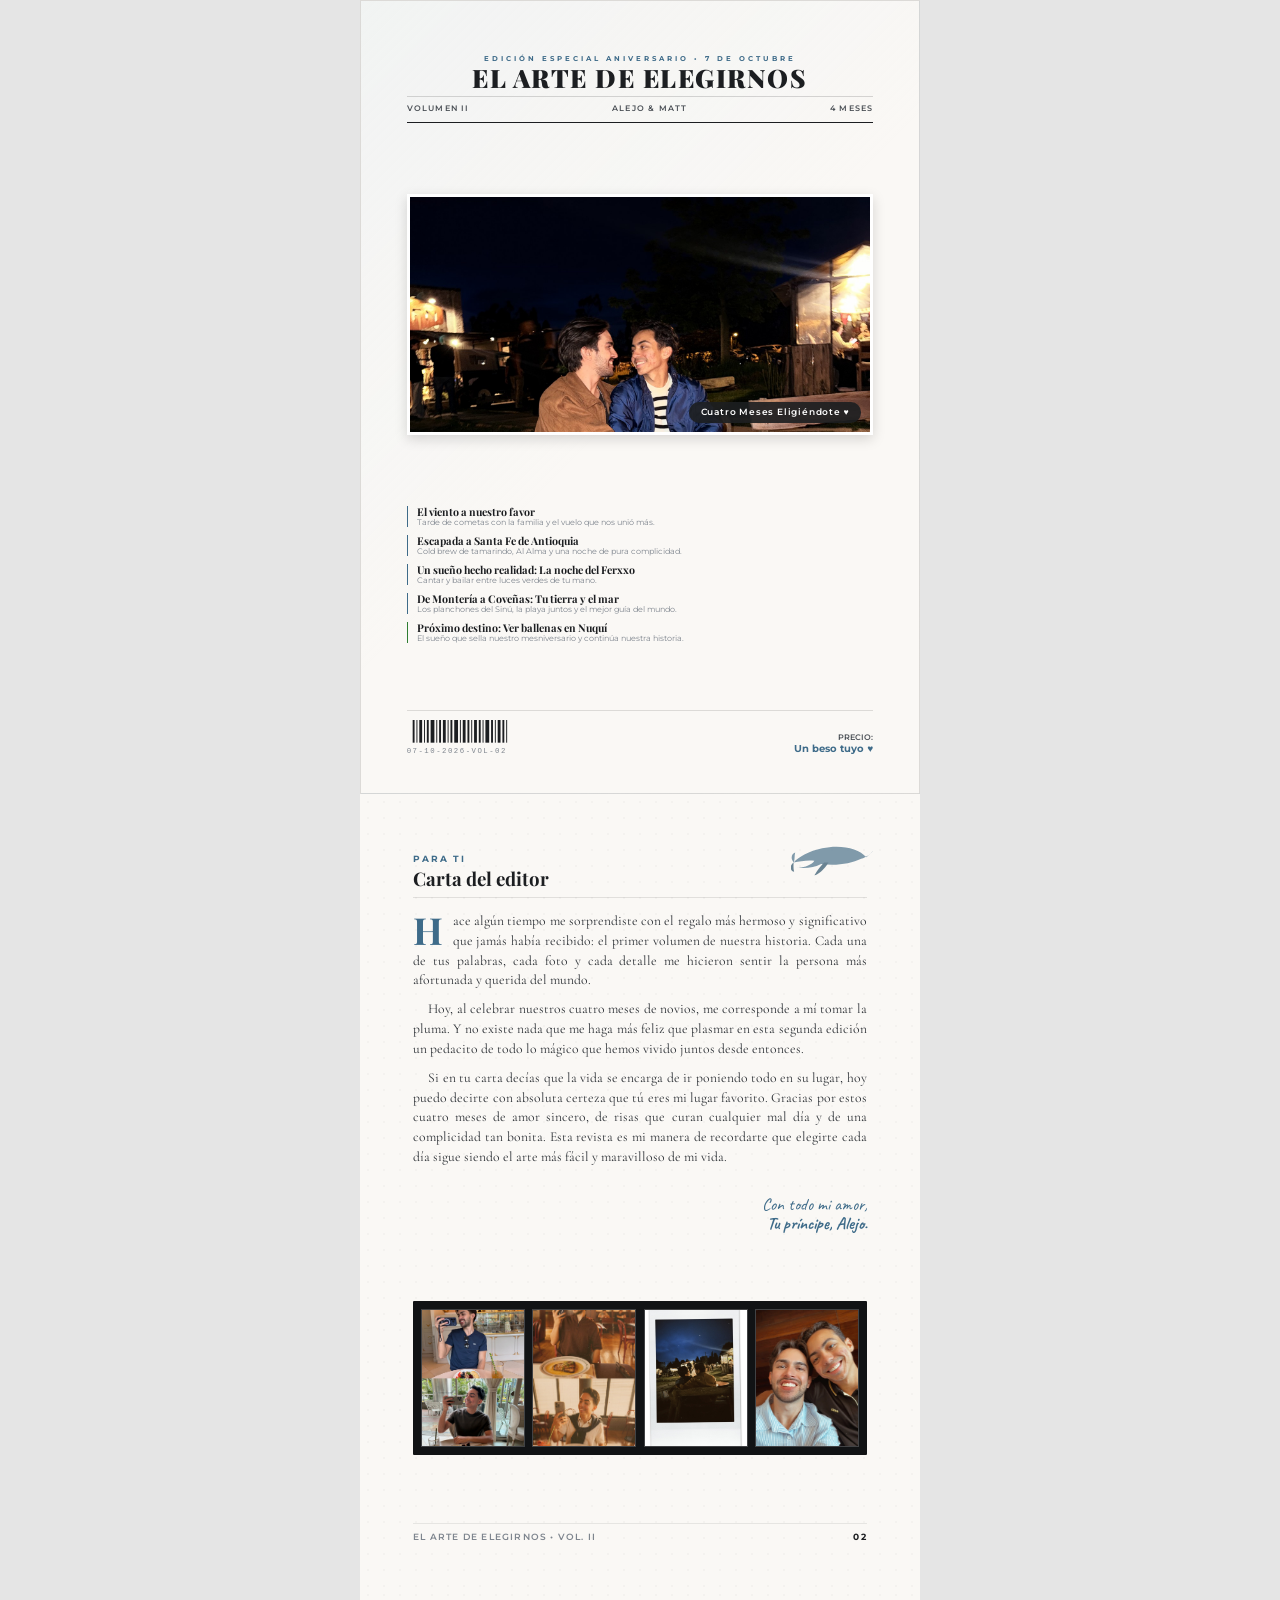
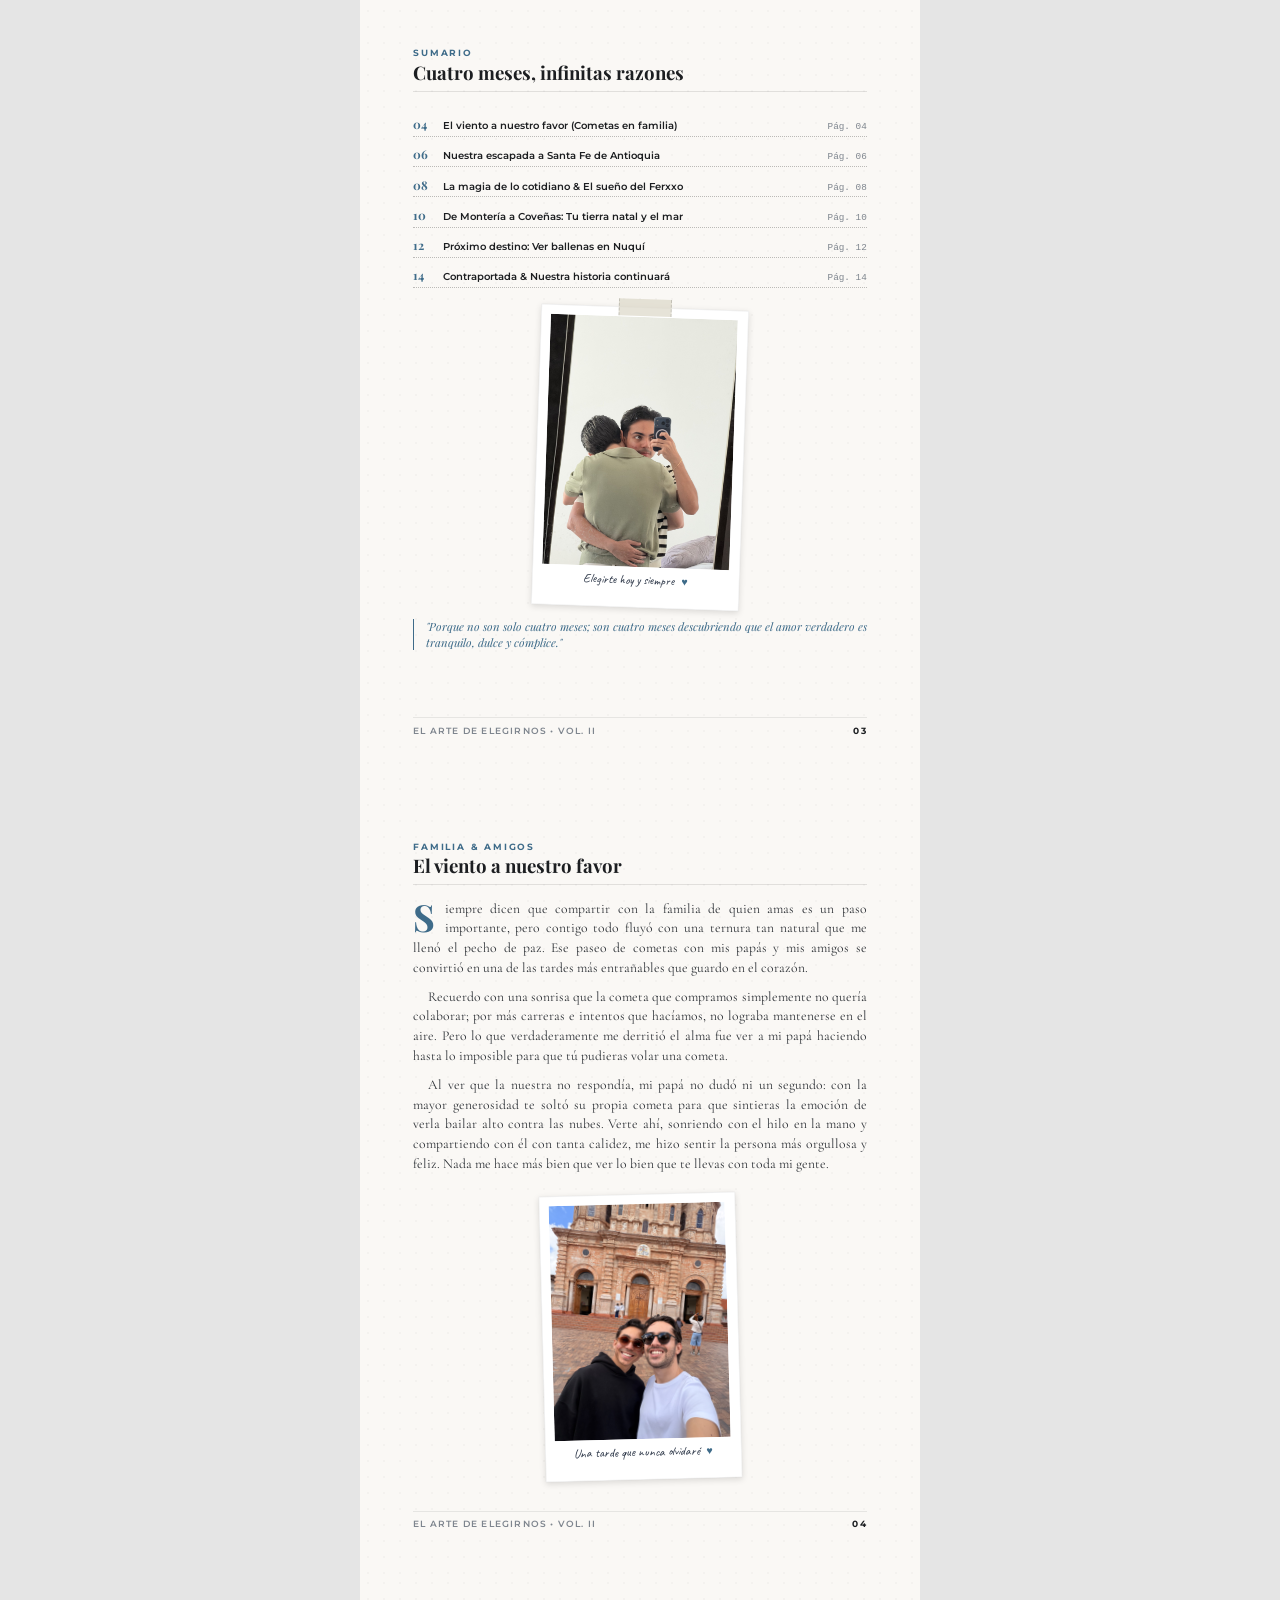
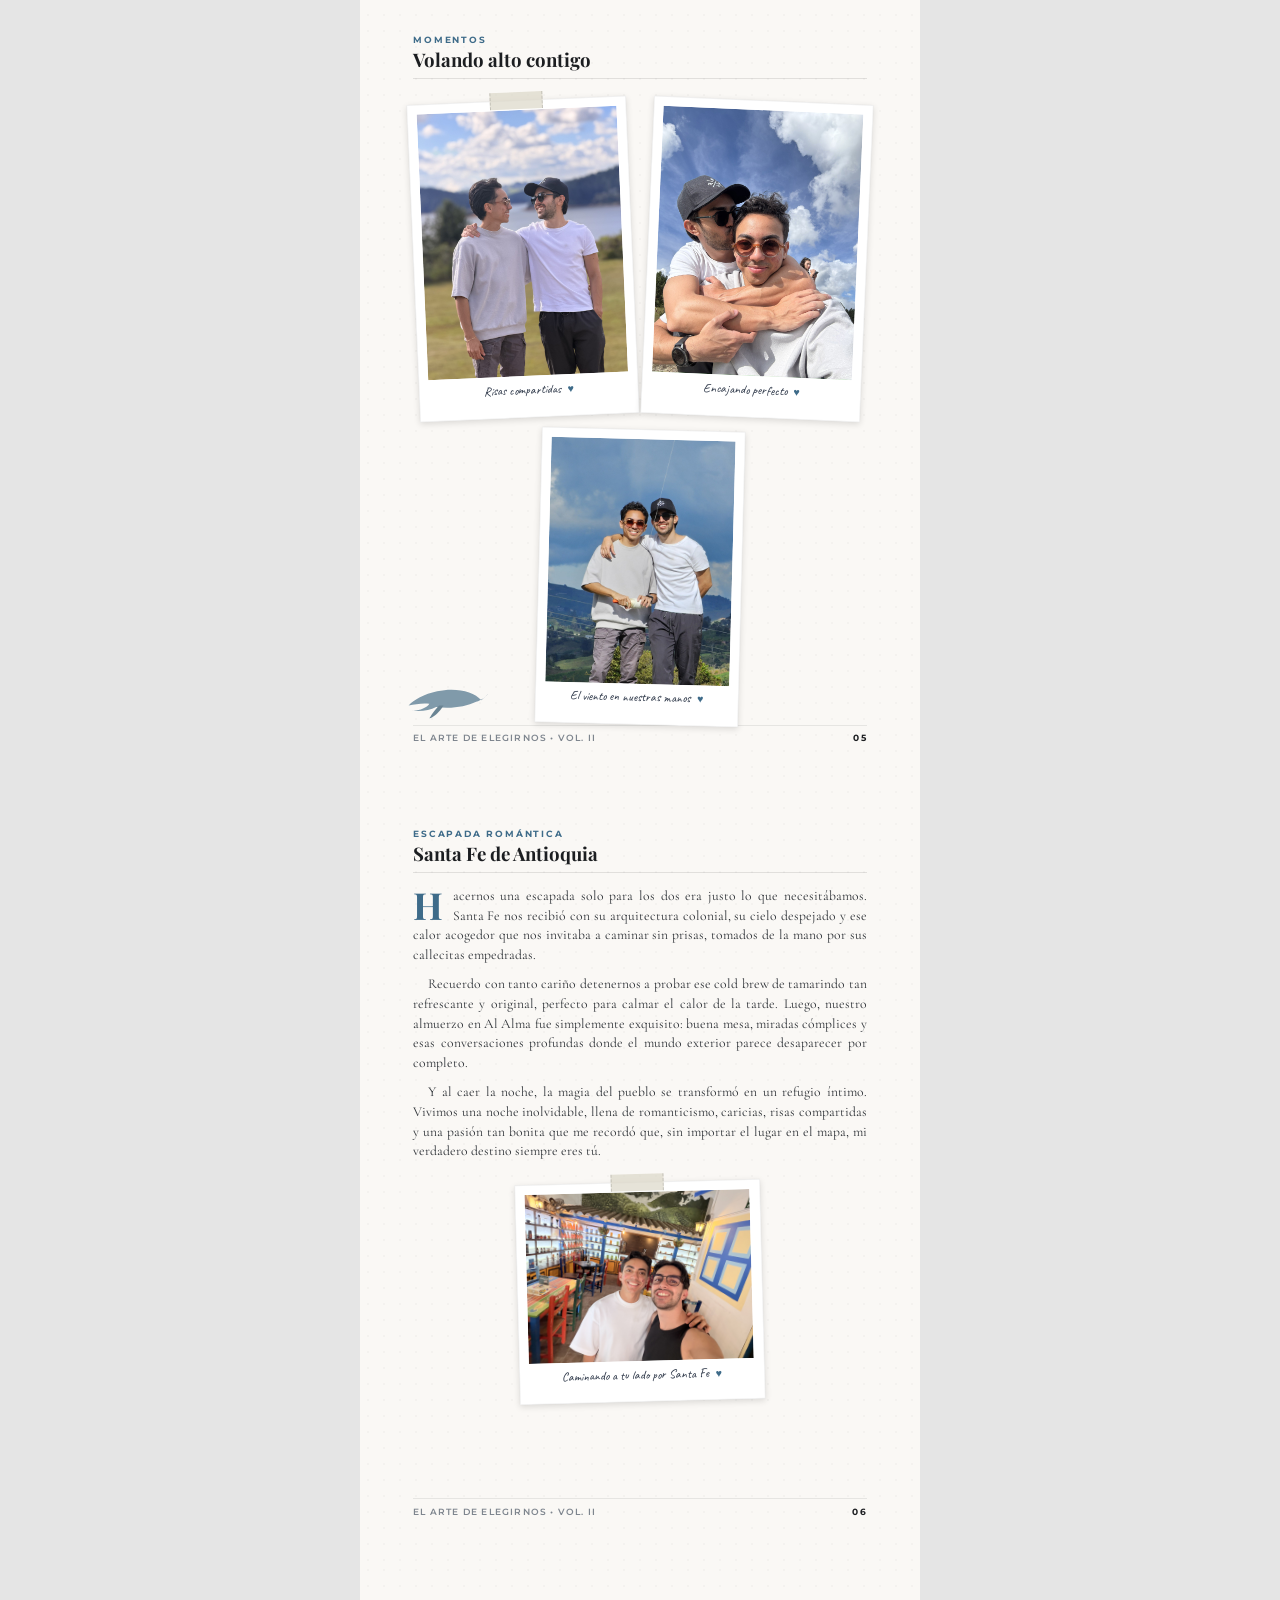
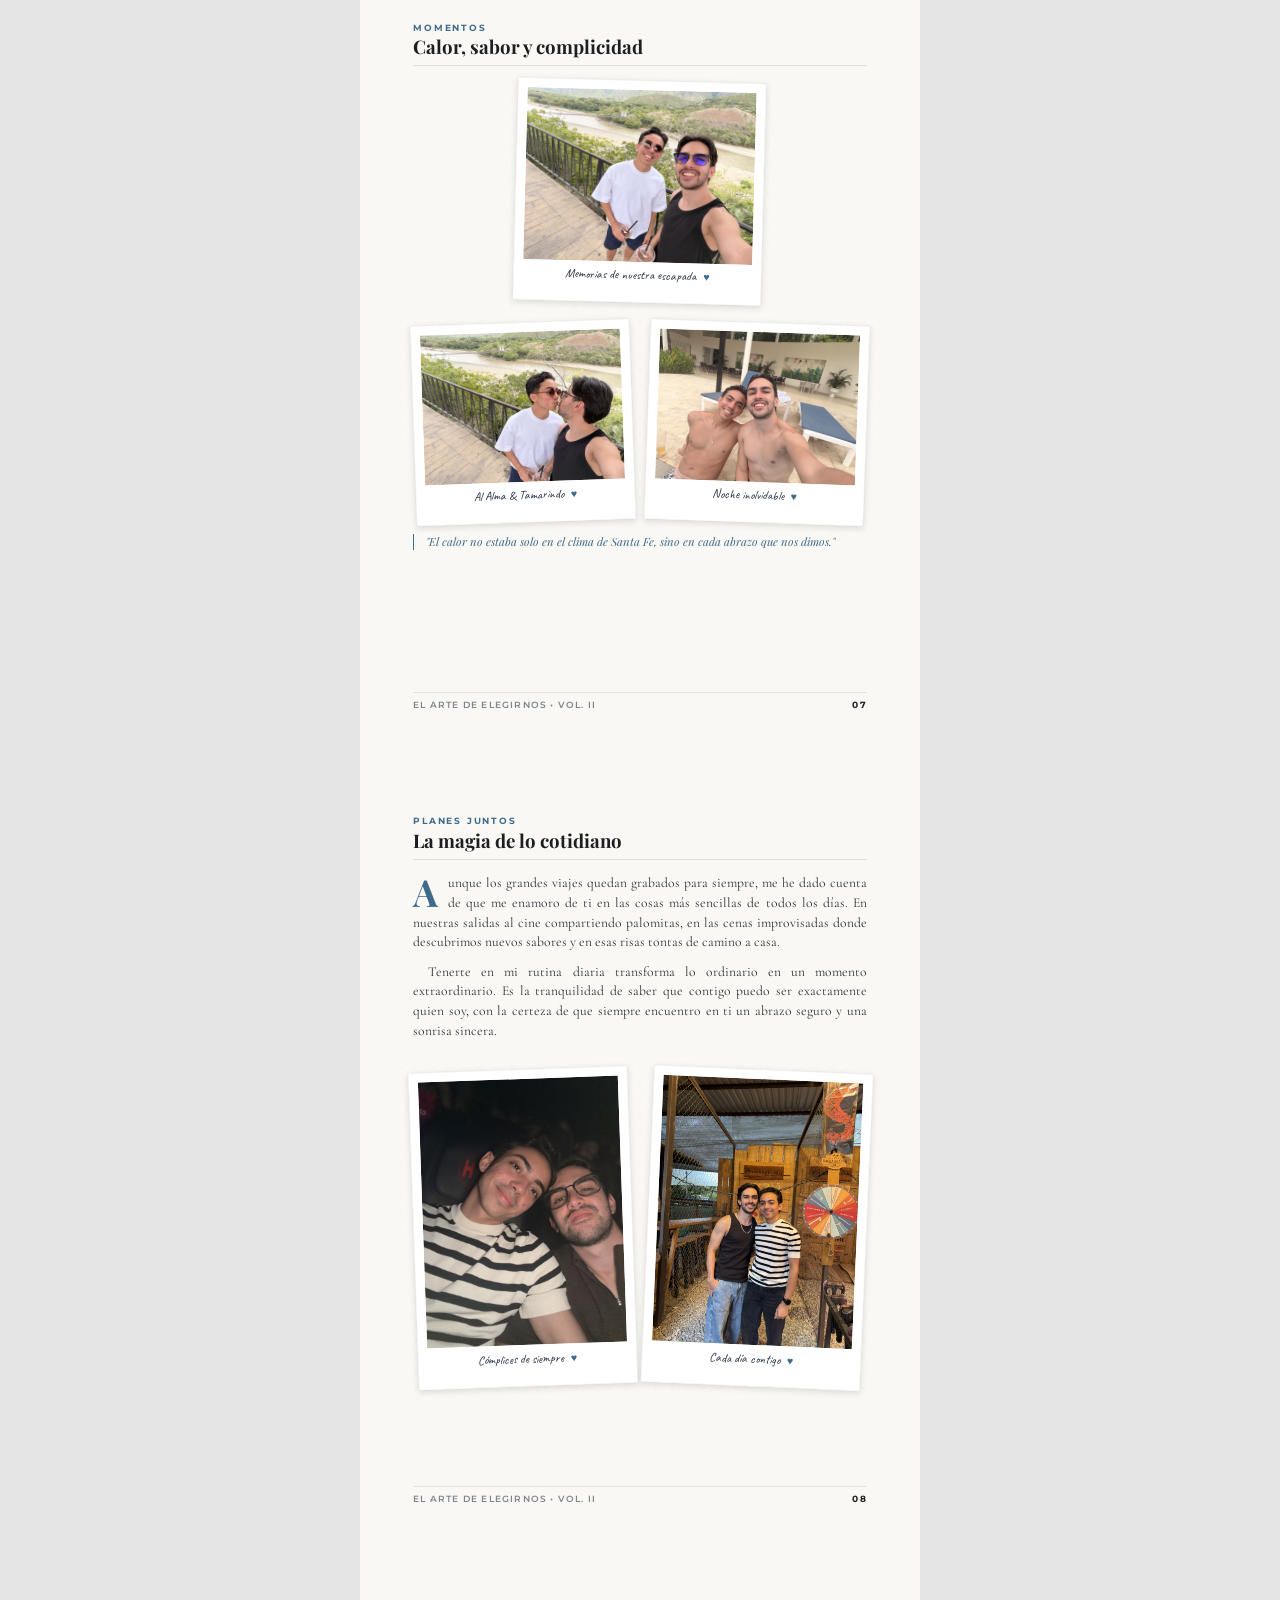
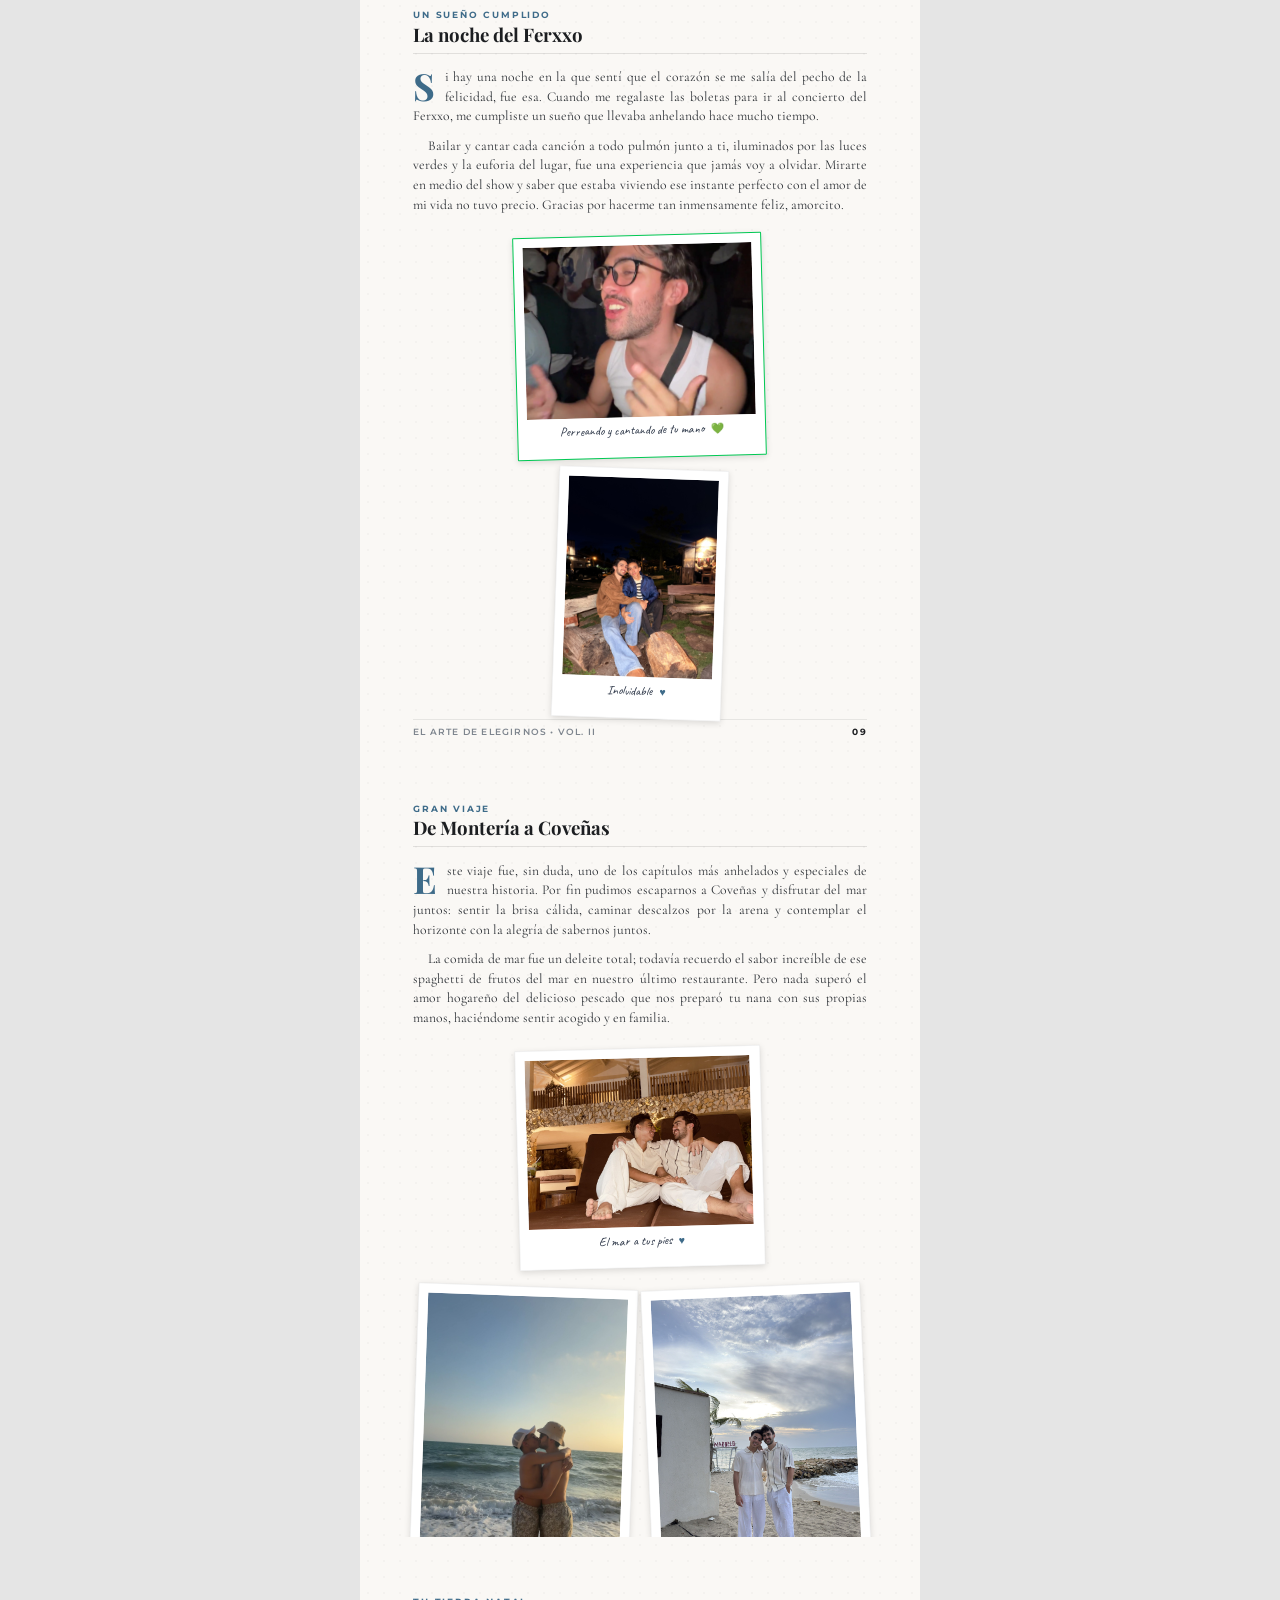
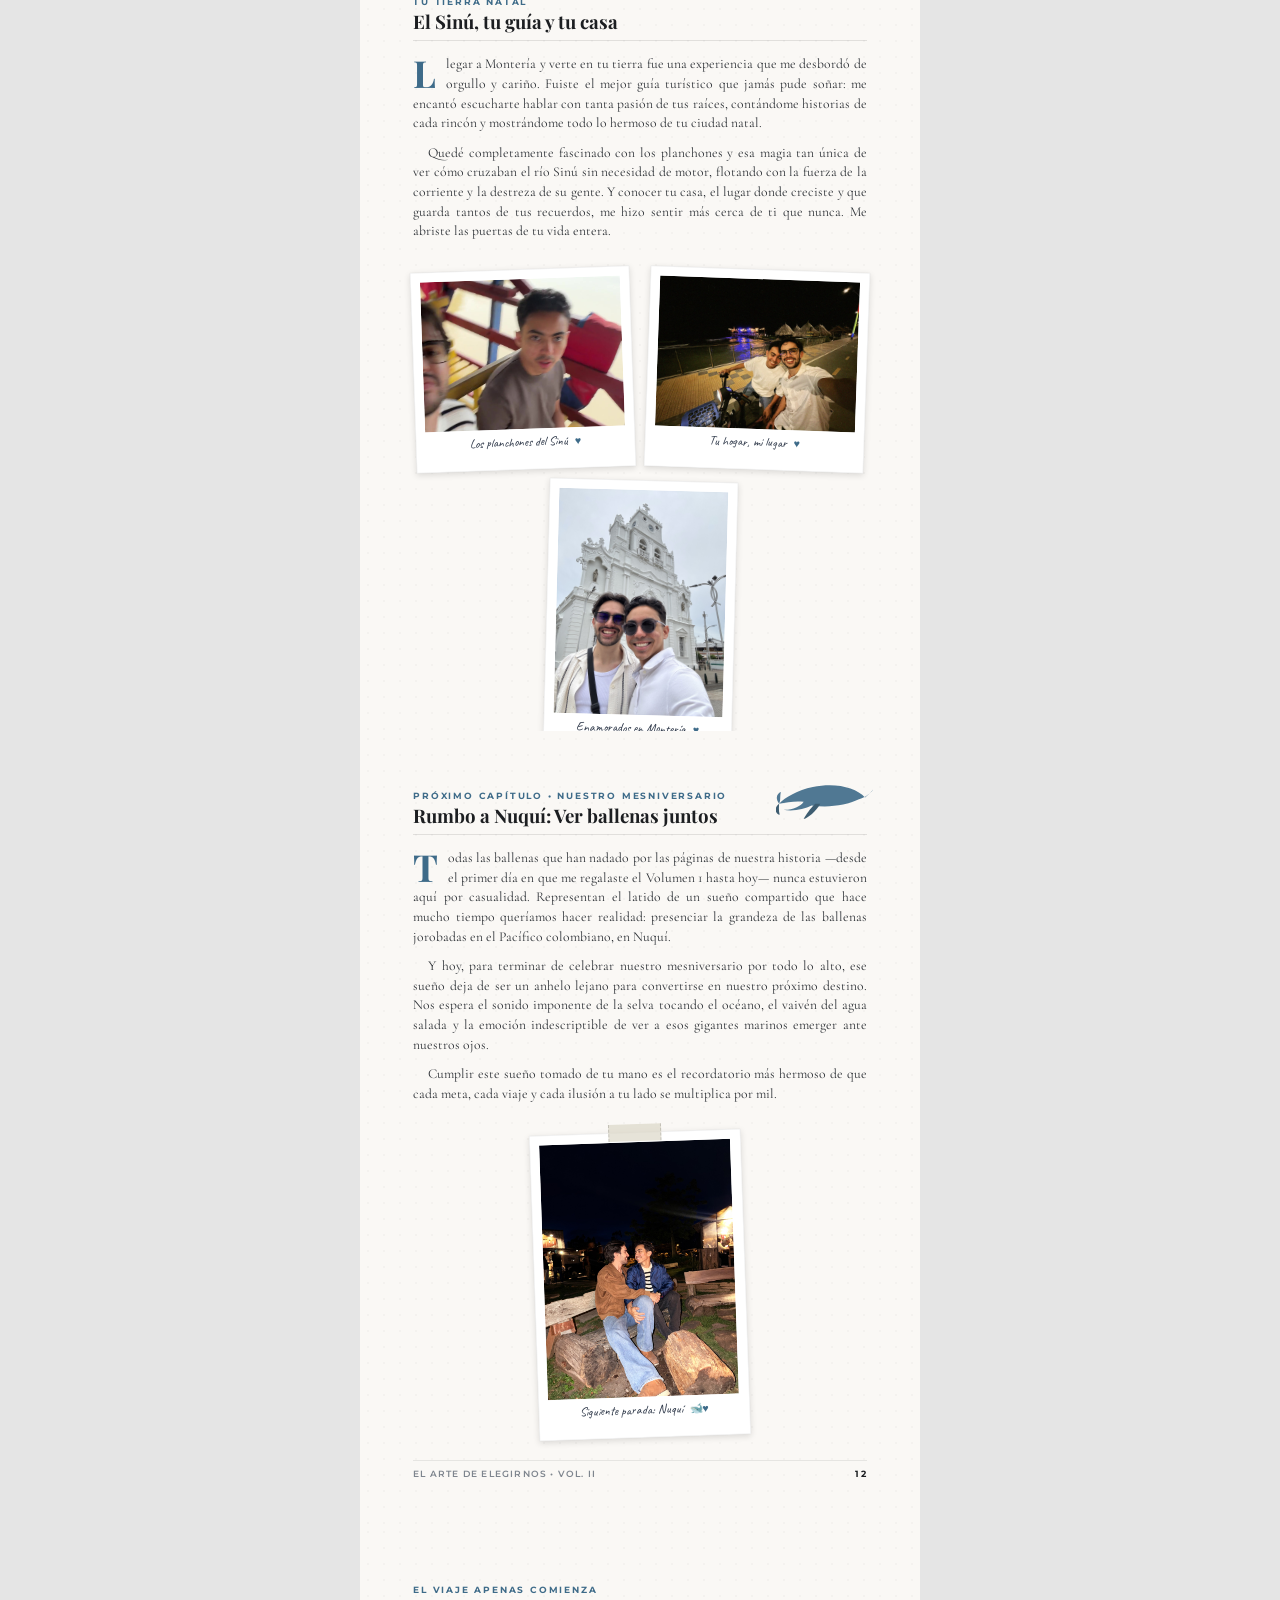
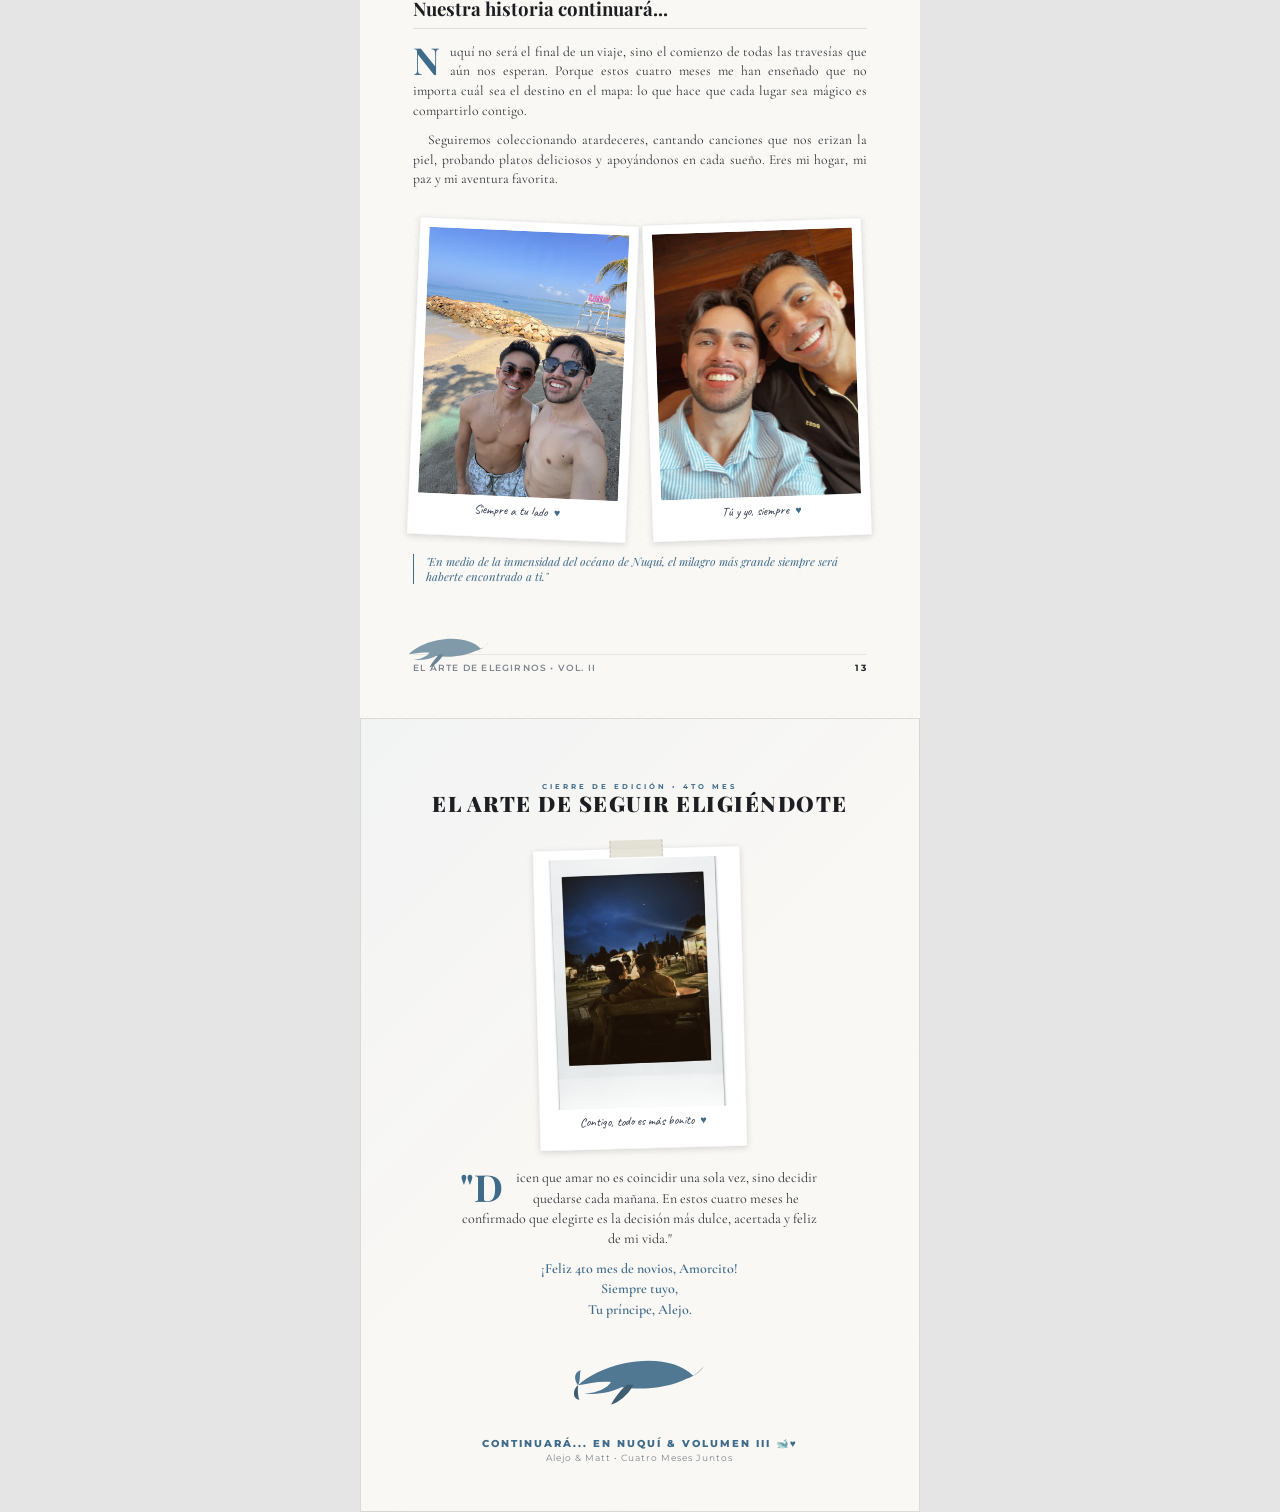
<file: print.html>
<!DOCTYPE html>
<html lang="es">
<head>
  <meta charset="UTF-8">
  <title>El Arte de Elegirnos — Vol. II (Versión Imprimible)</title>

  <!-- Google Fonts -->
  <link rel="preconnect" href="https://fonts.googleapis.com">
  <link rel="preconnect" href="https://fonts.gstatic.com" crossorigin>
  <link href="https://fonts.googleapis.com/css2?family=Caveat:wght@500;600;700&family=Cormorant+Garamond:ital,wght@0,400;0,600;0,700;1,400;1,600&family=Montserrat:wght@300;400;500;600;700&family=Playfair+Display:ital,wght@0,400;0,600;0,700;0,900;1,400;1,700&display=swap" rel="stylesheet">

  <style>
    @page {
      size: 148mm 210mm; /* Formato A5 editorial / media carta */
      margin: 0;
    }

    :root {
      --paper-bg: #FAF8F5;
      --ink-primary: #1C1E21;
      --ink-secondary: #4A4F55;
      --ink-muted: #7E858E;
      --accent-blue: #3E6B89;
      --accent-gold: #C5A059;
      --ferxxo-green: #00C853;
      --font-serif-display: 'Playfair Display', Georgia, serif;
      --font-serif-body: 'Cormorant Garamond', Georgia, serif;
      --font-sans: 'Montserrat', sans-serif;
      --font-hand: 'Caveat', cursive;
    }

    * {
      box-sizing: border-box;
      margin: 0;
      padding: 0;
      -webkit-print-color-adjust: exact !important;
      print-color-adjust: exact !important;
    }

    body {
      background: #E5E5E5;
      font-family: var(--font-sans);
      color: var(--ink-primary);
    }

    .print-sheet {
      width: 148mm;
      height: 210mm;
      max-height: 210mm;
      background: var(--paper-bg);
      background-image: radial-gradient(#00000006 1px, transparent 1px);
      background-size: 16px 16px;
      page-break-after: always;
      break-after: page;
      position: relative;
      overflow: hidden;
      display: flex;
      flex-direction: column;
      margin: 0 auto;
    }

    .sheet-inner {
      width: 100%;
      height: 100%;
      padding: 16mm 14mm 12mm 14mm;
      display: flex;
      flex-direction: column;
      position: relative;
    }

    /* DECORACIÓN BALLENA */
    .whale-icon {
      position: absolute;
      width: 22mm;
      height: auto;
      opacity: 0.85;
      pointer-events: none;
    }

    .whale-top-right {
      top: 12mm;
      right: 12mm;
    }

    .whale-bottom-left {
      bottom: 12mm;
      left: 12mm;
    }

    /* ENCABEZADOS DE PÁGINA */
    .page-header {
      margin-bottom: 3.5mm;
      position: relative;
      border-bottom: 0.8px solid rgba(0, 0, 0, 0.1);
      padding-bottom: 2mm;
    }

    .page-category {
      font-size: 6.5pt;
      letter-spacing: 1.8px;
      text-transform: uppercase;
      color: var(--accent-blue);
      font-weight: 700;
      display: block;
      margin-bottom: 1mm;
    }

    .page-title {
      font-family: var(--font-serif-display);
      font-size: 14pt;
      line-height: 1.15;
      color: var(--ink-primary);
      font-weight: 700;
    }

    /* TEXTO EDITORIAL */
    .editorial-text {
      font-family: var(--font-serif-body);
      font-size: 10.2pt;
      line-height: 1.45;
      color: #2D3136;
      text-align: justify;
      margin-bottom: 3mm;
    }

    .editorial-text p {
      margin-bottom: 2.5mm;
      text-indent: 4mm;
    }

    .editorial-text p:first-of-type {
      text-indent: 0;
    }

    .editorial-text p:first-of-type::first-letter {
      font-family: var(--font-serif-display);
      font-size: 28pt;
      float: left;
      line-height: 0.8;
      padding-right: 2.5mm;
      padding-top: 1mm;
      color: var(--accent-blue);
      font-weight: 700;
    }

    .editorial-quote {
      font-family: var(--font-serif-display);
      font-style: italic;
      font-size: 8.5pt;
      line-height: 1.35;
      color: var(--accent-blue);
      border-left: 1.5px solid var(--accent-blue);
      padding-left: 3mm;
      margin: 2.5mm 0;
    }

    /* PIE DE PÁGINA */
    .page-footer {
      margin-top: auto;
      padding-top: 2mm;
      border-top: 0.6px solid rgba(0, 0, 0, 0.08);
      display: flex;
      justify-content: space-between;
      align-items: center;
      font-size: 6.5pt;
      letter-spacing: 1.2px;
      color: var(--ink-muted);
      text-transform: uppercase;
    }

    .page-footer .edition-tag {
      font-weight: 600;
    }

    .page-footer .page-number {
      font-weight: 700;
      color: var(--ink-primary);
    }

    /* POLAROIDS */
    .polaroid-card {
      background: #FFFFFF;
      padding: 2.5mm 2.5mm 5mm 2.5mm;
      box-shadow: 0 2px 6px rgba(0, 0, 0, 0.12);
      border: 0.4px solid rgba(0,0,0,0.06);
      border-radius: 1px;
      display: inline-flex;
      flex-direction: column;
      position: relative;
    }

    .polaroid-img-wrapper {
      width: 100%;
      aspect-ratio: 1 / 1;
      overflow: hidden;
      position: relative;
      background: #F0EDE6;
    }

    .polaroid-img-wrapper.rect {
      aspect-ratio: 4 / 3;
    }

    .polaroid-img-wrapper.portrait {
      aspect-ratio: 3 / 4;
    }

    .polaroid-img {
      width: 100%;
      height: 100%;
      object-fit: cover;
      display: block;
    }

    .polaroid-caption {
      font-family: var(--font-hand);
      font-size: 9.5pt;
      color: #2D3748;
      text-align: center;
      margin-top: 2mm;
      line-height: 1.1;
    }

    .hand-heart {
      color: var(--accent-blue);
      font-size: 8pt;
      margin-left: 1mm;
      display: inline-block;
    }

    .washi-tape {
      position: absolute;
      top: -2.5mm;
      left: 50%;
      transform: translateX(-50%);
      width: 14mm;
      height: 4.5mm;
      background: rgba(220, 215, 200, 0.7);
      border-left: 1px dashed rgba(0,0,0,0.15);
      border-right: 1px dashed rgba(0,0,0,0.15);
      z-index: 4;
    }

    .two-col-layout {
      display: grid;
      grid-template-columns: 1fr 1fr;
      gap: 3.5mm;
      margin-top: 2mm;
      align-items: center;
    }

    .filmstrip-grid {
      display: grid;
      grid-template-columns: repeat(4, 1fr);
      gap: 2mm;
      background: #111315;
      padding: 2mm;
      border-radius: 1px;
      margin-top: auto;
    }

    .filmstrip-item {
      aspect-ratio: 3 / 4;
      overflow: hidden;
      border: 0.5px solid rgba(255, 255, 255, 0.2);
    }

    .filmstrip-item img {
      width: 100%;
      height: 100%;
      object-fit: cover;
      display: block;
    }

    /* PORTADA */
    .cover-wrapper {
      width: 100%;
      height: 100%;
      padding: 12mm 12mm 10mm 12mm;
      display: flex;
      flex-direction: column;
      justify-content: space-between;
      border: 0.8px solid rgba(0, 0, 0, 0.12);
      position: relative;
      background: 
        linear-gradient(135deg, rgba(216, 229, 237, 0.25) 0%, transparent 50%),
        linear-gradient(0deg, #FAF8F5, #FAF8F5);
    }

    .cover-header {
      text-align: center;
      border-bottom: 1.5px solid var(--ink-primary);
      padding-bottom: 2.5mm;
    }

    .cover-super-title {
      font-size: 5.5pt;
      letter-spacing: 3px;
      text-transform: uppercase;
      color: var(--accent-blue);
      font-weight: 700;
      margin-bottom: 1mm;
    }

    .cover-main-title {
      font-family: var(--font-serif-display);
      font-size: 19pt;
      font-weight: 900;
      letter-spacing: 1.5px;
      text-transform: uppercase;
      line-height: 1;
      color: var(--ink-primary);
      margin-bottom: 1.5mm;
    }

    .cover-sub-bar {
      display: flex;
      justify-content: space-between;
      font-size: 6pt;
      font-weight: 600;
      letter-spacing: 1.2px;
      text-transform: uppercase;
      color: var(--ink-secondary);
      border-top: 0.6px solid rgba(0, 0, 0, 0.15);
      padding-top: 1.5mm;
    }

    .cover-hero-frame {
      width: 100%;
      height: 64mm;
      margin: 3mm 0;
      overflow: hidden;
      border: 3px solid #FFFFFF;
      box-shadow: 0 4px 12px rgba(0, 0, 0, 0.15);
      position: relative;
    }

    .cover-hero-img {
      width: 100%;
      height: 100%;
      object-fit: cover;
      object-position: center 30%;
    }

    .cover-badge-float {
      position: absolute;
      bottom: 2.5mm;
      right: 2.5mm;
      background: rgba(28, 30, 33, 0.9);
      color: #FFF;
      padding: 1.5mm 3mm;
      border-radius: 10px;
      font-size: 6.5pt;
      font-weight: 600;
      letter-spacing: 0.8px;
    }

    .cover-stories {
      display: flex;
      flex-direction: column;
      gap: 2mm;
      margin-bottom: 2mm;
    }

    .cover-story-item {
      border-left: 1.5px solid var(--accent-blue);
      padding-left: 2.5mm;
    }

    .cover-story-title {
      font-family: var(--font-serif-display);
      font-size: 8pt;
      font-weight: 700;
      line-height: 1.15;
    }

    .cover-story-desc {
      font-size: 5.8pt;
      color: var(--ink-muted);
      line-height: 1.2;
    }

    .cover-footer {
      display: flex;
      align-items: flex-end;
      justify-content: space-between;
      border-top: 0.8px solid rgba(0, 0, 0, 0.12);
      padding-top: 2.5mm;
    }

    .barcode-svg {
      width: 28mm;
      height: 6mm;
    }

    .barcode-num {
      font-family: monospace;
      font-size: 5.5pt;
      letter-spacing: 1.5px;
      color: var(--ink-muted);
    }

    .cover-price-tag {
      text-align: right;
      font-size: 6pt;
      font-weight: 600;
      color: var(--ink-secondary);
    }

    .cover-price-tag span {
      display: block;
      font-size: 7.5pt;
      color: var(--accent-blue);
      font-weight: 700;
    }

    .signature-box {
      margin-top: 2mm;
      text-align: right;
      font-family: var(--font-hand);
      font-size: 13pt;
      color: var(--accent-blue);
      line-height: 1.1;
    }

    .toc-list {
      display: flex;
      flex-direction: column;
      gap: 2.5mm;
      margin: 3mm 0;
    }

    .toc-item {
      display: flex;
      align-items: baseline;
      justify-content: space-between;
      border-bottom: 0.5px dotted rgba(0, 0, 0, 0.25);
      padding-bottom: 1mm;
    }

    .toc-num {
      font-family: var(--font-serif-display);
      font-size: 9pt;
      font-weight: 700;
      color: var(--accent-blue);
      width: 8mm;
    }

    .toc-name {
      font-size: 7.5pt;
      font-weight: 600;
      color: var(--ink-primary);
      flex: 1;
    }

    .toc-page {
      font-family: monospace;
      font-size: 7pt;
      color: var(--ink-muted);
    }

    .ferxxo-card {
      border: 1.5px solid var(--ferxxo-green);
    }

    .rot-neg-2 { transform: rotate(-1.5deg); }
    .rot-pos-2 { transform: rotate(1.5deg); }
    .rot-neg-3 { transform: rotate(-2deg); }
    .rot-pos-3 { transform: rotate(2deg); }
    .rot-pos-4 { transform: rotate(2.5deg); }
    .rot-neg-4 { transform: rotate(-2.5deg); }
  </style>
</head>
<body>

  <!-- =========================================================
       PÁGINA 1: PORTADA
       ========================================================= -->
  <div class="print-sheet">
    <div class="cover-wrapper">
      <div class="cover-header">
        <span class="cover-super-title">Edición Especial Aniversario • 7 de Octubre</span>
        <h2 class="cover-main-title">El Arte de Elegirnos</h2>
        <div class="cover-sub-bar">
          <span>Volumen II</span>
          <span>Alejo & Matt</span>
          <span>4 Meses</span>
        </div>
      </div>

      <div class="cover-hero-frame">
        <img src="assets/images/salidas/salidas_7.jpg" alt="Alejo y Mateo" class="cover-hero-img">
        <div class="cover-badge-float">Cuatro Meses Eligiéndote ♥</div>
      </div>

      <div class="cover-stories">
        <div class="cover-story-item">
          <div class="cover-story-title">El viento a nuestro favor</div>
          <div class="cover-story-desc">Tarde de cometas con la familia y el vuelo que nos unió más.</div>
        </div>
        <div class="cover-story-item">
          <div class="cover-story-title">Escapada a Santa Fe de Antioquia</div>
          <div class="cover-story-desc">Cold brew de tamarindo, Al Alma y una noche de pura complicidad.</div>
        </div>
        <div class="cover-story-item">
          <div class="cover-story-title">Un sueño hecho realidad: La noche del Ferxxo</div>
          <div class="cover-story-desc">Cantar y bailar entre luces verdes de tu mano.</div>
        </div>
        <div class="cover-story-item">
          <div class="cover-story-title">De Montería a Coveñas: Tu tierra y el mar</div>
          <div class="cover-story-desc">Los planchones del Sinú, la playa juntos y el mejor guía del mundo.</div>
        </div>
        <div class="cover-story-item" style="border-left-color: #2E7D32;">
          <div class="cover-story-title">Próximo destino: Ver ballenas en Nuquí</div>
          <div class="cover-story-desc">El sueño que sella nuestro mesniversario y continúa nuestra historia.</div>
        </div>
      </div>

      <div class="cover-footer">
        <div class="barcode-area">
          <svg class="barcode-svg" viewBox="0 0 100 24" fill="#1C1E21">
            <rect x="0" y="0" width="2" height="24"/><rect x="4" y="0" width="1" height="24"/><rect x="7" y="0" width="3" height="24"/><rect x="12" y="0" width="1" height="24"/><rect x="15" y="0" width="2" height="24"/><rect x="19" y="0" width="4" height="24"/><rect x="25" y="0" width="1" height="24"/><rect x="28" y="0" width="2" height="24"/><rect x="32" y="0" width="3" height="24"/><rect x="37" y="0" width="1" height="24"/><rect x="40" y="0" width="2" height="24"/><rect x="44" y="0" width="4" height="24"/><rect x="50" y="0" width="1" height="24"/><rect x="53" y="0" width="3" height="24"/><rect x="58" y="0" width="2" height="24"/><rect x="62" y="0" width="1" height="24"/><rect x="65" y="0" width="3" height="24"/><rect x="70" y="0" width="2" height="24"/><rect x="74" y="0" width="1" height="24"/><rect x="77" y="0" width="4" height="24"/><rect x="83" y="0" width="2" height="24"/><rect x="87" y="0" width="1" height="24"/><rect x="90" y="0" width="3" height="24"/><rect x="95" y="0" width="2" height="24"/><rect x="99" y="0" width="1" height="24"/>
          </svg>
          <div class="barcode-num">07-10-2026-VOL-02</div>
        </div>
        <div class="cover-price-tag">
          PRECIO:
          <span>Un beso tuyo ♥</span>
        </div>
      </div>
    </div>
  </div>

  <!-- =========================================================
       PÁGINA 2: CARTA DEL EDITOR
       ========================================================= -->
  <div class="print-sheet">
    <div class="sheet-inner">
      <svg class="whale-icon whale-top-right" viewBox="0 0 160 80" fill="none">
        <path d="M145 35 C130 18 95 10 60 18 C35 23 15 35 5 45 C18 43 32 40 45 42 C40 50 25 56 12 55 C28 58 46 54 58 48 C85 52 115 48 135 38 C145 35 155 28 158 22 C154 28 148 32 145 35 Z" fill="#6B8A9E"/>
        <path d="M72 45 C65 58 52 68 45 70 C48 64 56 52 64 45 Z" fill="#527083"/>
        <path d="M5 45 C-2 36 2 28 8 26 C6 33 8 40 5 45 Z" fill="#6B8A9E"/>
        <path d="M5 45 C-4 52 -1 62 6 63 C4 56 5 49 5 45 Z" fill="#527083"/>
      </svg>

      <div class="page-header">
        <span class="page-category">Para Ti</span>
        <h2 class="page-title">Carta del editor</h2>
      </div>

      <div class="editorial-text">
        <p>Hace algún tiempo me sorprendiste con el regalo más hermoso y significativo que jamás había recibido: el primer volumen de nuestra historia. Cada una de tus palabras, cada foto y cada detalle me hicieron sentir la persona más afortunada y querida del mundo.</p>
        <p>Hoy, al celebrar nuestros cuatro meses de novios, me corresponde a mí tomar la pluma. Y no existe nada que me haga más feliz que plasmar en esta segunda edición un pedacito de todo lo mágico que hemos vivido juntos desde entonces.</p>
        <p>Si en tu carta decías que la vida se encarga de ir poniendo todo en su lugar, hoy puedo decirte con absoluta certeza que tú eres mi lugar favorito. Gracias por estos cuatro meses de amor sincero, de risas que curan cualquier mal día y de una complicidad tan bonita. Esta revista es mi manera de recordarte que elegirte cada día sigue siendo el arte más fácil y maravilloso de mi vida.</p>
      </div>

      <div class="signature-box">
        Con todo mi amor,<br>
        <strong>Tu príncipe, Alejo.</strong>
      </div>

      <div class="filmstrip-grid">
        <div class="filmstrip-item"><img src="assets/images/salidas/salidas_1.jpg" alt="Recuerdo"></div>
        <div class="filmstrip-item"><img src="assets/images/salidas/salidas_2.jpg" alt="Recuerdo"></div>
        <div class="filmstrip-item"><img src="assets/images/salidas/salidas_6.jpg" alt="Recuerdo"></div>
        <div class="filmstrip-item"><img src="assets/images/salidas/salidas_9.jpg" alt="Recuerdo"></div>
      </div>

      <div class="page-footer">
        <span class="edition-tag">El Arte de Elegirnos • Vol. II</span>
        <span class="page-number">02</span>
      </div>
    </div>
  </div>

  <!-- =========================================================
       PÁGINA 3: ÍNDICE
       ========================================================= -->
  <div class="print-sheet">
    <div class="sheet-inner">
      <div class="page-header">
        <span class="page-category">Sumario</span>
        <h2 class="page-title">Cuatro meses, infinitas razones</h2>
      </div>

      <div class="toc-list">
        <div class="toc-item">
          <span class="toc-num">04</span>
          <span class="toc-name">El viento a nuestro favor (Cometas en familia)</span>
          <span class="toc-page">Pág. 04</span>
        </div>
        <div class="toc-item">
          <span class="toc-num">06</span>
          <span class="toc-name">Nuestra escapada a Santa Fe de Antioquia</span>
          <span class="toc-page">Pág. 06</span>
        </div>
        <div class="toc-item">
          <span class="toc-num">08</span>
          <span class="toc-name">La magia de lo cotidiano & El sueño del Ferxxo</span>
          <span class="toc-page">Pág. 08</span>
        </div>
        <div class="toc-item">
          <span class="toc-num">10</span>
          <span class="toc-name">De Montería a Coveñas: Tu tierra natal y el mar</span>
          <span class="toc-page">Pág. 10</span>
        </div>
        <div class="toc-item">
          <span class="toc-num">12</span>
          <span class="toc-name">Próximo destino: Ver ballenas en Nuquí</span>
          <span class="toc-page">Pág. 12</span>
        </div>
        <div class="toc-item">
          <span class="toc-num">14</span>
          <span class="toc-name">Contraportada & Nuestra historia continuará</span>
          <span class="toc-page">Pág. 14</span>
        </div>
      </div>

      <div class="polaroid-card rot-pos-3" style="margin: 2mm auto 0 auto; max-width: 55mm;">
        <div class="washi-tape"></div>
        <div class="polaroid-img-wrapper portrait">
          <img src="assets/images/salidas/salidas_3.jpg" alt="Nosotros" class="polaroid-img">
        </div>
        <div class="polaroid-caption">Elegirte hoy y siempre <span class="hand-heart">♥</span></div>
      </div>

      <div class="editorial-quote" style="margin-top: 3mm;">
        "Porque no son solo cuatro meses; son cuatro meses descubriendo que el amor verdadero es tranquilo, dulce y cómplice."
      </div>

      <div class="page-footer">
        <span class="edition-tag">El Arte de Elegirnos • Vol. II</span>
        <span class="page-number">03</span>
      </div>
    </div>
  </div>

  <!-- =========================================================
       PÁGINA 4: COMETAS (HISTORIA)
       ========================================================= -->
  <div class="print-sheet">
    <div class="sheet-inner">
      <div class="page-header">
        <span class="page-category">Familia & Amigos</span>
        <h2 class="page-title">El viento a nuestro favor</h2>
      </div>

      <div class="editorial-text">
        <p>Siempre dicen que compartir con la familia de quien amas es un paso importante, pero contigo todo fluyó con una ternura tan natural que me llenó el pecho de paz. Ese paseo de cometas con mis papás y mis amigos se convirtió en una de las tardes más entrañables que guardo en el corazón.</p>
        <p>Recuerdo con una sonrisa que la cometa que compramos simplemente no quería colaborar; por más carreras e intentos que hacíamos, no lograba mantenerse en el aire. Pero lo que verdaderamente me derritió el alma fue ver a mi papá haciendo hasta lo imposible para que tú pudieras volar una cometa.</p>
        <p>Al ver que la nuestra no respondía, mi papá no dudó ni un segundo: con la mayor generosidad te soltó su propia cometa para que sintieras la emoción de verla bailar alto contra las nubes. Verte ahí, sonriendo con el hilo en la mano y compartiendo con él con tanta calidez, me hizo sentir la persona más orgullosa y feliz. Nada me hace más bien que ver lo bien que te llevas con toda mi gente.</p>
      </div>

      <div class="polaroid-card rot-neg-2" style="max-width: 52mm; margin: 0 auto;">
        <div class="polaroid-img-wrapper portrait">
          <img src="assets/images/cometas/cometas_1.jpg" alt="Tarde de cometas" class="polaroid-img">
        </div>
        <div class="polaroid-caption">Una tarde que nunca olvidaré <span class="hand-heart">♥</span></div>
      </div>

      <div class="page-footer">
        <span class="edition-tag">El Arte de Elegirnos • Vol. II</span>
        <span class="page-number">04</span>
      </div>
    </div>
  </div>

  <!-- =========================================================
       PÁGINA 5: COMETAS (GALERÍA)
       ========================================================= -->
  <div class="print-sheet">
    <div class="sheet-inner">
      <div class="page-header">
        <span class="page-category">Momentos</span>
        <h2 class="page-title">Volando alto contigo</h2>
      </div>

      <div class="two-col-layout">
        <div class="polaroid-card rot-neg-4">
          <div class="washi-tape"></div>
          <div class="polaroid-img-wrapper portrait">
            <img src="assets/images/cometas/cometas_2.jpg" alt="Cometas" class="polaroid-img">
          </div>
          <div class="polaroid-caption">Risas compartidas <span class="hand-heart">♥</span></div>
        </div>

        <div class="polaroid-card rot-pos-4">
          <div class="polaroid-img-wrapper portrait">
            <img src="assets/images/cometas/cometas_3.jpg" alt="Cometas" class="polaroid-img">
          </div>
          <div class="polaroid-caption">Encajando perfecto <span class="hand-heart">♥</span></div>
        </div>
      </div>

      <div class="polaroid-card rot-pos-2" style="max-width: 54mm; margin: 3mm auto 0 auto;">
        <div class="polaroid-img-wrapper portrait">
          <img src="assets/images/cometas/cometas_4.jpg" alt="Cometas" class="polaroid-img">
        </div>
        <div class="polaroid-caption">El viento en nuestras manos <span class="hand-heart">♥</span></div>
      </div>

      <svg class="whale-icon whale-bottom-left" viewBox="0 0 160 80" fill="none">
        <path d="M145 35 C130 18 95 10 60 18 C35 23 15 35 5 45 C18 43 32 40 45 42 C40 50 25 56 12 55 C28 58 46 54 58 48 C85 52 115 48 135 38 C145 35 155 28 158 22 C154 28 148 32 145 35 Z" fill="#6B8A9E"/>
        <path d="M72 45 C65 58 52 68 45 70 C48 64 56 52 64 45 Z" fill="#527083"/>
      </svg>

      <div class="page-footer">
        <span class="edition-tag">El Arte de Elegirnos • Vol. II</span>
        <span class="page-number">05</span>
      </div>
    </div>
  </div>

  <!-- =========================================================
       PÁGINA 6: SANTA FE (HISTORIA)
       ========================================================= -->
  <div class="print-sheet">
    <div class="sheet-inner">
      <div class="page-header">
        <span class="page-category">Escapada Romántica</span>
        <h2 class="page-title">Santa Fe de Antioquia</h2>
      </div>

      <div class="editorial-text">
        <p>Hacernos una escapada solo para los dos era justo lo que necesitábamos. Santa Fe nos recibió con su arquitectura colonial, su cielo despejado y ese calor acogedor que nos invitaba a caminar sin prisas, tomados de la mano por sus callecitas empedradas.</p>
        <p>Recuerdo con tanto cariño detenernos a probar ese cold brew de tamarindo tan refrescante y original, perfecto para calmar el calor de la tarde. Luego, nuestro almuerzo en Al Alma fue simplemente exquisito: buena mesa, miradas cómplices y esas conversaciones profundas donde el mundo exterior parece desaparecer por completo.</p>
        <p>Y al caer la noche, la magia del pueblo se transformó en un refugio íntimo. Vivimos una noche inolvidable, llena de romanticismo, caricias, risas compartidas y una pasión tan bonita que me recordó que, sin importar el lugar en el mapa, mi verdadero destino siempre eres tú.</p>
      </div>

      <div class="polaroid-card rot-neg-2" style="max-width: 65mm; margin: 0 auto;">
        <div class="washi-tape"></div>
        <div class="polaroid-img-wrapper rect">
          <img src="assets/images/santafe/santafe_1.jpg" alt="Santa Fe" class="polaroid-img">
        </div>
        <div class="polaroid-caption">Caminando a tu lado por Santa Fe <span class="hand-heart">♥</span></div>
      </div>

      <div class="page-footer">
        <span class="edition-tag">El Arte de Elegirnos • Vol. II</span>
        <span class="page-number">06</span>
      </div>
    </div>
  </div>

  <!-- =========================================================
       PÁGINA 7: SANTA FE (FOTOS & RECUERDOS)
       ========================================================= -->
  <div class="print-sheet">
    <div class="sheet-inner">
      <div class="page-header">
        <span class="page-category">Momentos</span>
        <h2 class="page-title">Calor, sabor y complicidad</h2>
      </div>

      <div class="polaroid-card rot-pos-2" style="max-width: 66mm; margin: 0 auto 3mm auto;">
        <div class="polaroid-img-wrapper rect">
          <img src="assets/images/santafe/santafe_2.jpg" alt="Santa Fe" class="polaroid-img">
        </div>
        <div class="polaroid-caption">Memorias de nuestra escapada <span class="hand-heart">♥</span></div>
      </div>

      <div class="two-col-layout">
        <div class="polaroid-card rot-neg-3">
          <div class="polaroid-img-wrapper rect">
            <img src="assets/images/santafe/santafe_3.jpg" alt="Santa Fe" class="polaroid-img">
          </div>
          <div class="polaroid-caption">Al Alma & Tamarindo <span class="hand-heart">♥</span></div>
        </div>

        <div class="polaroid-card rot-pos-3">
          <div class="polaroid-img-wrapper rect">
            <img src="assets/images/santafe/santafe_4.jpg" alt="Santa Fe" class="polaroid-img">
          </div>
          <div class="polaroid-caption">Noche inolvidable <span class="hand-heart">♥</span></div>
        </div>
      </div>

      <div class="editorial-quote" style="margin-top: 3mm;">
        "El calor no estaba solo en el clima de Santa Fe, sino en cada abrazo que nos dimos."
      </div>

      <div class="page-footer">
        <span class="edition-tag">El Arte de Elegirnos • Vol. II</span>
        <span class="page-number">07</span>
      </div>
    </div>
  </div>

  <!-- =========================================================
       PÁGINA 8: COTIDIANIDAD (SALIDAS & CINE)
       ========================================================= -->
  <div class="print-sheet">
    <div class="sheet-inner">
      <div class="page-header">
        <span class="page-category">Planes Juntos</span>
        <h2 class="page-title">La magia de lo cotidiano</h2>
      </div>

      <div class="editorial-text">
        <p>Aunque los grandes viajes quedan grabados para siempre, me he dado cuenta de que me enamoro de ti en las cosas más sencillas de todos los días. En nuestras salidas al cine compartiendo palomitas, en las cenas improvisadas donde descubrimos nuevos sabores y en esas risas tontas de camino a casa.</p>
        <p>Tenerte en mi rutina diaria transforma lo ordinario en un momento extraordinario. Es la tranquilidad de saber que contigo puedo ser exactamente quien soy, con la certeza de que siempre encuentro en ti un abrazo seguro y una sonrisa sincera.</p>
      </div>

      <div class="two-col-layout">
        <div class="polaroid-card rot-neg-3">
          <div class="polaroid-img-wrapper portrait">
            <img src="assets/images/salidas/salidas_4.jpg" alt="Salidas" class="polaroid-img">
          </div>
          <div class="polaroid-caption">Cómplices de siempre <span class="hand-heart">♥</span></div>
        </div>

        <div class="polaroid-card rot-pos-4">
          <div class="polaroid-img-wrapper portrait">
            <img src="assets/images/salidas/salidas_5.jpg" alt="Salidas" class="polaroid-img">
          </div>
          <div class="polaroid-caption">Cada día contigo <span class="hand-heart">♥</span></div>
        </div>
      </div>

      <div class="page-footer">
        <span class="edition-tag">El Arte de Elegirnos • Vol. II</span>
        <span class="page-number">08</span>
      </div>
    </div>
  </div>

  <!-- =========================================================
       PÁGINA 9: EL SUEÑO DEL FERXXO
       ========================================================= -->
  <div class="print-sheet">
    <div class="sheet-inner">
      <div class="page-header">
        <span class="page-category">Un Sueño Cumplido</span>
        <h2 class="page-title">La noche del Ferxxo</h2>
      </div>

      <div class="editorial-text">
        <p>Si hay una noche en la que sentí que el corazón se me salía del pecho de la felicidad, fue esa. Cuando me regalaste las boletas para ir al concierto del Ferxxo, me cumpliste un sueño que llevaba anhelando hace mucho tiempo.</p>
        <p>Bailar y cantar cada canción a todo pulmón junto a ti, iluminados por las luces verdes y la euforia del lugar, fue una experiencia que jamás voy a olvidar. Mirarte en medio del show y saber que estaba viviendo ese instante perfecto con el amor de mi vida no tuvo precio. Gracias por hacerme tan inmensamente feliz, amorcito.</p>
      </div>

      <div class="polaroid-card ferxxo-card rot-neg-2" style="max-width: 66mm; margin: 0 auto;">
        <div class="polaroid-img-wrapper rect">
          <img src="assets/images/salidas/ferxxo_thumb.jpg" alt="Concierto Ferxxo" class="polaroid-img">
        </div>
        <div class="polaroid-caption">Perreando y cantando de tu mano <span class="hand-heart">💚</span></div>
      </div>

      <div class="polaroid-card rot-pos-3" style="max-width: 45mm; margin: 2.5mm auto 0 auto;">
        <div class="polaroid-img-wrapper portrait">
          <img src="assets/images/salidas/salidas_8.jpg" alt="Nosotros" class="polaroid-img">
        </div>
        <div class="polaroid-caption">Inolvidable <span class="hand-heart">♥</span></div>
      </div>

      <div class="page-footer">
        <span class="edition-tag">El Arte de Elegirnos • Vol. II</span>
        <span class="page-number">09</span>
      </div>
    </div>
  </div>

  <!-- =========================================================
       PÁGINA 10: MONTERÍA Y COVEÑAS (EL MAR)
       ========================================================= -->
  <div class="print-sheet">
    <div class="sheet-inner">
      <div class="page-header">
        <span class="page-category">Gran Viaje</span>
        <h2 class="page-title">De Montería a Coveñas</h2>
      </div>

      <div class="editorial-text">
        <p>Este viaje fue, sin duda, uno de los capítulos más anhelados y especiales de nuestra historia. Por fin pudimos escaparnos a Coveñas y disfrutar del mar juntos: sentir la brisa cálida, caminar descalzos por la arena y contemplar el horizonte con la alegría de sabernos juntos.</p>
        <p>La comida de mar fue un deleite total; todavía recuerdo el sabor increíble de ese spaghetti de frutos del mar en nuestro último restaurante. Pero nada superó el amor hogareño del delicioso pescado que nos preparó tu nana con sus propias manos, haciéndome sentir acogido y en familia.</p>
      </div>

      <div class="polaroid-card rot-neg-2" style="max-width: 65mm; margin: 0 auto 2.5mm auto;">
        <div class="polaroid-img-wrapper rect">
          <img src="assets/images/monteria/monteria_4.jpg" alt="Coveñas" class="polaroid-img">
        </div>
        <div class="polaroid-caption">El mar a tus pies <span class="hand-heart">♥</span></div>
      </div>

      <div class="two-col-layout">
        <div class="polaroid-card rot-pos-3">
          <div class="polaroid-img-wrapper portrait">
            <img src="assets/images/monteria/monteria_5.jpg" alt="Playa Coveñas" class="polaroid-img">
          </div>
          <div class="polaroid-caption">Sol y arena <span class="hand-heart">♥</span></div>
        </div>
        <div class="polaroid-card rot-neg-4">
          <div class="polaroid-img-wrapper portrait">
            <img src="assets/images/monteria/monteria_3.jpg" alt="Coveñas" class="polaroid-img">
          </div>
          <div class="polaroid-caption">Felicidad pura <span class="hand-heart">♥</span></div>
        </div>
      </div>

      <div class="page-footer">
        <span class="edition-tag">El Arte de Elegirnos • Vol. II</span>
        <span class="page-number">10</span>
      </div>
    </div>
  </div>

  <!-- =========================================================
       PÁGINA 11: MONTERÍA (TU TIERRA & EL SINÚ)
       ========================================================= -->
  <div class="print-sheet">
    <div class="sheet-inner">
      <div class="page-header">
        <span class="page-category">Tu Tierra Natal</span>
        <h2 class="page-title">El Sinú, tu guía y tu casa</h2>
      </div>

      <div class="editorial-text">
        <p>Llegar a Montería y verte en tu tierra fue una experiencia que me desbordó de orgullo y cariño. Fuiste el mejor guía turístico que jamás pude soñar: me encantó escucharte hablar con tanta pasión de tus raíces, contándome historias de cada rincón y mostrándome todo lo hermoso de tu ciudad natal.</p>
        <p>Quedé completamente fascinado con los planchones y esa magia tan única de ver cómo cruzaban el río Sinú sin necesidad de motor, flotando con la fuerza de la corriente y la destreza de su gente. Y conocer tu casa, el lugar donde creciste y que guarda tantos de tus recuerdos, me hizo sentir más cerca de ti que nunca. Me abriste las puertas de tu vida entera.</p>
      </div>

      <div class="two-col-layout">
        <div class="polaroid-card rot-neg-3">
          <div class="polaroid-img-wrapper rect">
            <img src="assets/images/monteria/planchon_thumb.jpg" alt="Río Sinú y Planchones" class="polaroid-img">
          </div>
          <div class="polaroid-caption">Los planchones del Sinú <span class="hand-heart">♥</span></div>
        </div>

        <div class="polaroid-card rot-pos-3">
          <div class="polaroid-img-wrapper rect">
            <img src="assets/images/monteria/monteria_6.jpg" alt="Montería" class="polaroid-img">
          </div>
          <div class="polaroid-caption">Tu hogar, mi lugar <span class="hand-heart">♥</span></div>
        </div>
      </div>

      <div class="polaroid-card rot-pos-2" style="max-width: 50mm; margin: 2.5mm auto 0 auto;">
        <div class="polaroid-img-wrapper portrait">
          <img src="assets/images/monteria/monteria_2.jpg" alt="Nosotros en Montería" class="polaroid-img">
        </div>
        <div class="polaroid-caption">Enamorados en Montería <span class="hand-heart">♥</span></div>
      </div>

      <div class="page-footer">
        <span class="edition-tag">El Arte de Elegirnos • Vol. II</span>
        <span class="page-number">11</span>
      </div>
    </div>
  </div>

  <!-- =========================================================
       PÁGINA 12: EL PRÓXIMO SUEÑO — VER BALLENAS EN NUQUÍ
       ========================================================= -->
  <div class="print-sheet">
    <div class="sheet-inner">
      <svg class="whale-icon whale-top-right" style="width: 26mm; opacity: 0.9;" viewBox="0 0 160 80" fill="none">
        <path d="M145 35 C130 18 95 10 60 18 C35 23 15 35 5 45 C18 43 32 40 45 42 C40 50 25 56 12 55 C28 58 46 54 58 48 C85 52 115 48 135 38 C145 35 155 28 158 22 C154 28 148 32 145 35 Z" fill="#3E6B89"/>
        <path d="M72 45 C65 58 52 68 45 70 C48 64 56 52 64 45 Z" fill="#2A4D63"/>
        <path d="M5 45 C-2 36 2 28 8 26 C6 33 8 40 5 45 Z" fill="#3E6B89"/>
        <path d="M5 45 C-4 52 -1 62 6 63 C4 56 5 49 5 45 Z" fill="#2A4D63"/>
      </svg>

      <div class="page-header">
        <span class="page-category">Próximo Capítulo • Nuestro Mesniversario</span>
        <h2 class="page-title">Rumbo a Nuquí: Ver ballenas juntos</h2>
      </div>

      <div class="editorial-text">
        <p>Todas las ballenas que han nadado por las páginas de nuestra historia —desde el primer día en que me regalaste el Volumen 1 hasta hoy— nunca estuvieron aquí por casualidad. Representan el latido de un sueño compartido que hace mucho tiempo queríamos hacer realidad: presenciar la grandeza de las ballenas jorobadas en el Pacífico colombiano, en Nuquí.</p>
        <p>Y hoy, para terminar de celebrar nuestro mesniversario por todo lo alto, ese sueño deja de ser un anhelo lejano para convertirse en nuestro próximo destino. Nos espera el sonido imponente de la selva tocando el océano, el vaivén del agua salada y la emoción indescriptible de ver a esos gigantes marinos emerger ante nuestros ojos.</p>
        <p>Cumplir este sueño tomado de tu mano es el recordatorio más hermoso de que cada meta, cada viaje y cada ilusión a tu lado se multiplica por mil.</p>
      </div>

      <div class="polaroid-card rot-neg-3" style="max-width: 56mm; margin: 2mm auto 0 auto;">
        <div class="washi-tape"></div>
        <div class="polaroid-img-wrapper portrait">
          <img src="assets/images/salidas/salidas_7.jpg" alt="Rumbo a Nuquí" class="polaroid-img">
        </div>
        <div class="polaroid-caption">Siguiente parada: Nuquí <span class="hand-heart">🐋♥</span></div>
      </div>

      <div class="page-footer">
        <span class="edition-tag">El Arte de Elegirnos • Vol. II</span>
        <span class="page-number">12</span>
      </div>
    </div>
  </div>

  <!-- =========================================================
       PÁGINA 13: NUESTRA HISTORIA CONTINUARÁ
       ========================================================= -->
  <div class="print-sheet">
    <div class="sheet-inner">
      <div class="page-header">
        <span class="page-category">El Viaje Apenas Comienza</span>
        <h2 class="page-title">Nuestra historia continuará...</h2>
      </div>

      <div class="editorial-text">
        <p>Nuquí no será el final de un viaje, sino el comienzo de todas las travesías que aún nos esperan. Porque estos cuatro meses me han enseñado que no importa cuál sea el destino en el mapa: lo que hace que cada lugar sea mágico es compartirlo contigo.</p>
        <p>Seguiremos coleccionando atardeceres, cantando canciones que nos erizan la piel, probando platos deliciosos y apoyándonos en cada sueño. Eres mi hogar, mi paz y mi aventura favorita.</p>
      </div>

      <div class="two-col-layout" style="margin-top: 3mm;">
        <div class="polaroid-card rot-pos-4">
          <div class="polaroid-img-wrapper portrait">
            <img src="assets/images/monteria/monteria_1.jpg" alt="Juntos" class="polaroid-img">
          </div>
          <div class="polaroid-caption">Siempre a tu lado <span class="hand-heart">♥</span></div>
        </div>

        <div class="polaroid-card rot-neg-3">
          <div class="polaroid-img-wrapper portrait">
            <img src="assets/images/salidas/salidas_9.jpg" alt="Nosotros" class="polaroid-img">
          </div>
          <div class="polaroid-caption">Tú y yo, siempre <span class="hand-heart">♥</span></div>
        </div>
      </div>

      <div class="editorial-quote" style="margin-top: 4mm;">
        "En medio de la inmensidad del océano de Nuquí, el milagro más grande siempre será haberte encontrado a ti."
      </div>

      <svg class="whale-icon whale-bottom-left" viewBox="0 0 160 80" fill="none">
        <path d="M145 35 C130 18 95 10 60 18 C35 23 15 35 5 45 C18 43 32 40 45 42 C40 50 25 56 12 55 C28 58 46 54 58 48 C85 52 115 48 135 38 C145 35 155 28 158 22 C154 28 148 32 145 35 Z" fill="#6B8A9E"/>
        <path d="M72 45 C65 58 52 68 45 70 C48 64 56 52 64 45 Z" fill="#527083"/>
      </svg>

      <div class="page-footer">
        <span class="edition-tag">El Arte de Elegirnos • Vol. II</span>
        <span class="page-number">13</span>
      </div>
    </div>
  </div>

  <!-- =========================================================
       PÁGINA 14: CONTRAPORTADA (BACK COVER)
       ========================================================= -->
  <div class="print-sheet">
    <div class="cover-wrapper" style="text-align: center; justify-content: space-around;">
      <div class="cover-header" style="border-bottom: none;">
        <span class="cover-super-title">Cierre de Edición • 4to Mes</span>
        <h2 class="cover-main-title" style="font-size: 16pt;">El Arte de Seguir Eligiéndote</h2>
      </div>

      <div class="polaroid-card rot-neg-2" style="max-width: 55mm; margin: 0 auto;">
        <div class="washi-tape"></div>
        <div class="polaroid-img-wrapper portrait">
          <img src="assets/images/salidas/salidas_6.jpg" alt="Para siempre" class="polaroid-img">
        </div>
        <div class="polaroid-caption">Contigo, todo es más bonito <span class="hand-heart">♥</span></div>
      </div>

      <div class="editorial-text" style="text-align: center; font-size: 10.5pt; max-width: 95mm; margin: 0 auto;">
        <p style="text-indent: 0;">"Dicen que amar no es coincidir una sola vez, sino decidir quedarse cada mañana. En estos cuatro meses he confirmado que elegirte es la decisión más dulce, acertada y feliz de mi vida."</p>
        <p style="text-indent: 0; margin-top: 2.5mm; font-weight: 600; color: var(--accent-blue);">
          ¡Feliz 4to mes de novios, Amorcito!<br>
          Siempre tuyo,<br>
          Tu príncipe, Alejo.
        </p>
      </div>

      <svg viewBox="0 0 200 90" style="width: 35mm; margin: 0 auto; opacity: 0.9;">
        <path d="M180 40 C160 20 120 12 75 22 C45 28 20 42 6 55 C22 52 40 48 56 50 C50 60 32 68 15 67 C35 70 58 65 72 58 C105 63 145 58 170 45 C180 42 192 34 196 26 C190 34 184 38 180 40 Z" fill="#3E6B89"/>
        <path d="M90 54 C82 70 65 82 56 84 C60 76 70 62 80 54 Z" fill="#2A4D63"/>
        <path d="M6 55 C-2 44 2 34 10 32 C8 40 10 48 6 55 Z" fill="#3E6B89"/>
        <path d="M6 55 C-4 64 -1 76 8 77 C5 68 6 60 6 55 Z" fill="#2A4D63"/>
      </svg>

      <div class="cover-footer" style="flex-direction: column; align-items: center; gap: 1mm; border-top: none;">
        <div style="font-size: 7.5pt; letter-spacing: 2px; text-transform: uppercase; color: var(--accent-blue); font-weight: 800;">
          CONTINUARÁ... EN NUQUÍ & VOLUMEN III 🐋♥
        </div>
        <div style="font-size: 6.5pt; color: var(--ink-muted); letter-spacing: 1px;">
          Alejo & Matt • Cuatro Meses Juntos
        </div>
      </div>
    </div>
  </div>

</body>
</html>
</file>
<file: style.css>
/* =========================================================
   EL ARTE DE ELEGIRNOS - VOL. II
   Estilos editoriales para Revista Virtual Interactiva
   ========================================================= */

:root {
  --paper-bg: #FAF8F5;
  --paper-texture: #F5F2EB;
  --ink-primary: #1C1E21;
  --ink-secondary: #4A4F55;
  --ink-muted: #7E858E;
  --accent-blue: #3E6B89;
  --accent-light-blue: #D8E5ED;
  --accent-gold: #C5A059;
  --ferxxo-green: #00E676;
  --shadow-paper: 0 15px 35px rgba(0, 0, 0, 0.18), 0 5px 15px rgba(0, 0, 0, 0.08);
  --shadow-polaroid: 0 8px 20px rgba(0, 0, 0, 0.12), 0 2px 6px rgba(0, 0, 0, 0.06);
  --font-serif-display: 'Playfair Display', Georgia, serif;
  --font-serif-body: 'Cormorant Garamond', Georgia, serif;
  --font-sans: 'Montserrat', -apple-system, BlinkMacSystemFont, sans-serif;
  --font-hand: 'Caveat', cursive;
}

* {
  box-sizing: border-box;
  margin: 0;
  padding: 0;
  -webkit-tap-highlight-color: transparent;
}

body {
  background: radial-gradient(circle at center, #2C343D 0%, #151A1E 100%);
  font-family: var(--font-sans);
  color: var(--ink-primary);
  min-height: 100vh;
  display: flex;
  flex-direction: column;
  align-items: center;
  justify-content: center;
  overflow-x: hidden;
  user-select: none;
  -webkit-user-select: none;
}

/* =========================================================
   BARRA SUPERIOR (HEADER & MÚSICA)
   ========================================================= */
.top-nav {
  position: fixed;
  top: 0;
  left: 0;
  right: 0;
  height: 60px;
  background: rgba(21, 26, 30, 0.75);
  backdrop-filter: blur(12px);
  -webkit-backdrop-filter: blur(12px);
  display: flex;
  align-items: center;
  justify-content: space-between;
  padding: 0 24px;
  z-index: 100;
  border-bottom: 1px solid rgba(255, 255, 255, 0.08);
}

.nav-title {
  display: flex;
  align-items: center;
  gap: 12px;
  color: #FFFFFF;
}

.nav-title h1 {
  font-family: var(--font-serif-display);
  font-size: 1.05rem;
  font-weight: 600;
  letter-spacing: 2px;
  text-transform: uppercase;
}

.nav-badge {
  background: rgba(62, 107, 137, 0.35);
  border: 1px solid rgba(216, 229, 237, 0.3);
  color: #D8E5ED;
  font-size: 0.7rem;
  font-weight: 600;
  letter-spacing: 1px;
  padding: 3px 8px;
  border-radius: 20px;
  text-transform: uppercase;
}

.download-pdf-btn {
  background: rgba(255, 255, 255, 0.08);
  border: 1px solid rgba(255, 255, 255, 0.18);
  border-radius: 20px;
  padding: 6px 12px;
  display: flex;
  align-items: center;
  gap: 6px;
  color: #FFFFFF;
  text-decoration: none;
  font-size: 0.73rem;
  font-weight: 600;
  letter-spacing: 0.5px;
  transition: all 0.25s ease;
}

.download-pdf-btn:hover {
  background: rgba(62, 107, 137, 0.85);
  border-color: rgba(216, 229, 237, 0.4);
  transform: translateY(-1px);
}

.music-player-btn {
  background: rgba(255, 255, 255, 0.08);
  border: 1px solid rgba(255, 255, 255, 0.15);
  border-radius: 30px;
  padding: 6px 14px 6px 10px;
  display: flex;
  align-items: center;
  gap: 10px;
  color: #FFFFFF;
  cursor: pointer;
  transition: all 0.3s cubic-bezier(0.4, 0, 0.2, 1);
}

.music-player-btn:hover {
  background: rgba(255, 255, 255, 0.16);
  border-color: rgba(255, 255, 255, 0.3);
  transform: translateY(-1px);
}

.vinyl-disk {
  width: 28px;
  height: 28px;
  border-radius: 50%;
  background: radial-gradient(circle, #ff5e7e 22%, #111 23%, #333 45%, #111 50%, #444 80%, #000 100%);
  box-shadow: 0 2px 6px rgba(0, 0, 0, 0.4);
  position: relative;
  display: flex;
  align-items: center;
  justify-content: center;
  animation: spin 3s linear infinite;
  animation-play-state: paused;
}

.vinyl-disk::after {
  content: '';
  width: 6px;
  height: 6px;
  background: #FFF;
  border-radius: 50%;
}

.music-playing .vinyl-disk {
  animation-play-state: running;
}

@keyframes spin {
  from { transform: rotate(0deg); }
  to { transform: rotate(360deg); }
}

.music-info {
  display: flex;
  flex-direction: column;
  text-align: left;
}

.music-title {
  font-size: 0.78rem;
  font-weight: 600;
  line-height: 1.1;
  color: #FFF;
}

.music-artist {
  font-size: 0.65rem;
  color: #A0AAB5;
}

.music-waves {
  display: flex;
  align-items: flex-end;
  gap: 2px;
  height: 14px;
  margin-left: 4px;
}

.music-waves span {
  width: 2.5px;
  height: 4px;
  background: #3E6B89;
  border-radius: 2px;
  transition: height 0.2s ease;
}

.music-playing .music-waves span {
  background: #00E676;
  animation: wave 1.2s ease-in-out infinite;
}

.music-playing .music-waves span:nth-child(1) { animation-delay: 0.1s; }
.music-playing .music-waves span:nth-child(2) { animation-delay: 0.3s; }
.music-playing .music-waves span:nth-child(3) { animation-delay: 0.2s; }
.music-playing .music-waves span:nth-child(4) { animation-delay: 0.4s; }

@keyframes wave {
  0%, 100% { height: 4px; }
  50% { height: 14px; }
}

/* =========================================================
   CONTENEDOR DE LA REVISTA
   ========================================================= */
.magazine-viewport {
  position: relative;
  width: 100vw;
  height: calc(100vh - 120px);
  margin-top: 60px;
  display: flex;
  align-items: center;
  justify-content: center;
  perspective: 2500px;
  padding: 15px;
}

#flipbook {
  box-shadow: var(--shadow-paper);
  background: transparent;
  transition: transform 0.3s ease;
}

/* =========================================================
   ESTILOS DE PÁGINA INDIVIDUAL
   ========================================================= */
.page {
  background: var(--paper-bg);
  background-image: 
    radial-gradient(#00000005 1px, transparent 1px),
    linear-gradient(to right, rgba(0,0,0,0.03) 0%, transparent 8%, transparent 92%, rgba(0,0,0,0.03) 100%);
  background-size: 20px 20px, 100% 100%;
  box-shadow: inset 0 0 40px rgba(0, 0, 0, 0.04);
  overflow: hidden;
  position: relative;
  border-radius: 2px;
  display: flex;
  flex-direction: column;
}

.page-content {
  width: 100%;
  height: 100%;
  padding: 38px 36px 32px 36px;
  display: flex;
  flex-direction: column;
  position: relative;
  box-sizing: border-box;
}

/* =========================================================
   DECORACIÓN & BALLENA (IDENTIDAD VOL 1 & VOL 2)
   ========================================================= */
.whale-icon {
  position: absolute;
  width: 72px;
  height: auto;
  opacity: 0.78;
  pointer-events: none;
  filter: drop-shadow(0 2px 4px rgba(0,0,0,0.08));
}

.whale-top-right {
  top: 26px;
  right: 28px;
}

.whale-bottom-left {
  bottom: 24px;
  left: 28px;
}

.whale-center-floating {
  position: absolute;
  bottom: 60px;
  right: 40px;
  width: 90px;
  opacity: 0.65;
}

/* Header editorial de página */
.page-header {
  margin-bottom: 20px;
  position: relative;
  border-bottom: 1px solid rgba(0, 0, 0, 0.08);
  padding-bottom: 12px;
}

.page-category {
  font-family: var(--font-sans);
  font-size: 0.68rem;
  letter-spacing: 2px;
  text-transform: uppercase;
  color: var(--accent-blue);
  font-weight: 700;
  display: block;
  margin-bottom: 4px;
}

.page-title {
  font-family: var(--font-serif-display);
  font-size: 1.65rem;
  line-height: 1.18;
  color: var(--ink-primary);
  font-weight: 700;
}

.page-title.large {
  font-size: 2.05rem;
}

/* Texto editorial */
.editorial-text {
  font-family: var(--font-serif-body);
  font-size: 1.12rem;
  line-height: 1.55;
  color: #2D3136;
  text-align: justify;
  margin-bottom: 14px;
}

.editorial-text p {
  margin-bottom: 12px;
  text-indent: 1.2em;
}

.editorial-text p:first-of-type {
  text-indent: 0;
}

.editorial-text p:first-of-type::first-letter {
  font-family: var(--font-serif-display);
  font-size: 3.2rem;
  float: left;
  line-height: 0.85;
  padding-right: 8px;
  padding-top: 4px;
  color: var(--accent-blue);
  font-weight: 700;
}

.editorial-quote {
  font-family: var(--font-serif-display);
  font-style: italic;
  font-size: 0.95rem;
  line-height: 1.4;
  color: var(--accent-blue);
  border-left: 2px solid var(--accent-blue);
  padding-left: 12px;
  margin: 12px 0;
}

/* Número de página y pie */
.page-footer {
  margin-top: auto;
  padding-top: 10px;
  border-top: 1px solid rgba(0, 0, 0, 0.06);
  display: flex;
  justify-content: space-between;
  align-items: center;
  font-size: 0.68rem;
  letter-spacing: 1.2px;
  color: var(--ink-muted);
  text-transform: uppercase;
}

.page-footer .edition-tag {
  font-weight: 600;
}

.page-footer .page-number {
  font-weight: 700;
  color: var(--ink-primary);
}

/* =========================================================
   PORTADA (PAGE 1)
   ========================================================= */
.cover-page {
  background: #FAF8F5;
  padding: 0;
}

.cover-wrapper {
  width: 100%;
  height: 100%;
  padding: 32px 30px;
  display: flex;
  flex-direction: column;
  justify-content: space-between;
  border: 1px solid rgba(0, 0, 0, 0.08);
  position: relative;
  background: 
    linear-gradient(135deg, rgba(216, 229, 237, 0.3) 0%, transparent 50%),
    linear-gradient(0deg, rgba(250, 248, 245, 0.95), rgba(250, 248, 245, 0.95));
}

.cover-header {
  text-align: center;
  border-bottom: 2px solid var(--ink-primary);
  padding-bottom: 12px;
  position: relative;
}

.cover-super-title {
  font-family: var(--font-sans);
  font-size: 0.65rem;
  letter-spacing: 4px;
  text-transform: uppercase;
  color: var(--accent-blue);
  font-weight: 700;
  margin-bottom: 4px;
}

.cover-main-title {
  font-family: var(--font-serif-display);
  font-size: 2.25rem;
  font-weight: 900;
  letter-spacing: 2px;
  text-transform: uppercase;
  line-height: 1;
  color: var(--ink-primary);
  margin-bottom: 6px;
}

.cover-sub-bar {
  display: flex;
  justify-content: space-between;
  align-items: center;
  font-size: 0.68rem;
  font-weight: 600;
  letter-spacing: 1.5px;
  text-transform: uppercase;
  color: var(--ink-secondary);
  border-top: 1px solid rgba(0, 0, 0, 0.15);
  padding-top: 6px;
}

.cover-hero-frame {
  position: relative;
  width: 100%;
  height: 285px;
  margin: 14px 0;
  border-radius: 4px;
  overflow: hidden;
  box-shadow: 0 12px 30px rgba(0, 0, 0, 0.15);
  border: 4px solid #FFFFFF;
}

.cover-hero-img {
  width: 100%;
  height: 100%;
  object-fit: cover;
  object-position: center 30%;
  transition: transform 0.6s cubic-bezier(0.2, 0, 0.2, 1);
}

.cover-hero-frame:hover .cover-hero-img {
  transform: scale(1.03);
}

.cover-badge-float {
  position: absolute;
  bottom: 12px;
  right: 12px;
  background: rgba(28, 30, 33, 0.85);
  color: #FFF;
  backdrop-filter: blur(8px);
  padding: 5px 12px;
  border-radius: 20px;
  font-size: 0.72rem;
  letter-spacing: 1px;
  font-weight: 600;
  border: 1px solid rgba(255, 255, 255, 0.2);
}

.cover-stories {
  display: flex;
  flex-direction: column;
  gap: 9px;
  margin-bottom: 10px;
}

.cover-story-item {
  border-left: 2px solid var(--accent-blue);
  padding-left: 10px;
}

.cover-story-title {
  font-family: var(--font-serif-display);
  font-size: 0.95rem;
  font-weight: 700;
  color: var(--ink-primary);
  line-height: 1.15;
}

.cover-story-desc {
  font-size: 0.7rem;
  color: var(--ink-muted);
  line-height: 1.25;
}

.cover-footer {
  display: flex;
  align-items: flex-end;
  justify-content: space-between;
  border-top: 1px solid rgba(0, 0, 0, 0.12);
  padding-top: 10px;
}

.barcode-area {
  display: flex;
  flex-direction: column;
  gap: 2px;
}

.barcode-svg {
  width: 110px;
  height: 24px;
}

.barcode-num {
  font-family: monospace;
  font-size: 0.6rem;
  letter-spacing: 2px;
  color: var(--ink-muted);
}

.cover-price-tag {
  text-align: right;
  font-size: 0.7rem;
  font-weight: 600;
  color: var(--ink-secondary);
}

.cover-price-tag span {
  display: block;
  font-size: 0.82rem;
  color: var(--accent-blue);
  font-weight: 700;
}

/* =========================================================
   POLAROIDS & FILMS (DISEÑO FOTOGRÁFICO)
   ========================================================= */
.polaroid-card {
  background: #FFFFFF;
  padding: 8px 8px 18px 8px;
  box-shadow: var(--shadow-polaroid);
  border-radius: 2px;
  display: inline-flex;
  flex-direction: column;
  position: relative;
  transition: transform 0.3s cubic-bezier(0.2, 0, 0.2, 1), box-shadow 0.3s ease;
  cursor: pointer;
  z-index: 2;
}

.polaroid-card:hover {
  transform: scale(1.04) rotate(0deg) !important;
  box-shadow: 0 16px 32px rgba(0, 0, 0, 0.2);
  z-index: 10;
}

.polaroid-img-wrapper {
  width: 100%;
  aspect-ratio: 1 / 1;
  overflow: hidden;
  position: relative;
  background: #F0EDE6;
  border-radius: 1px;
}

.polaroid-img-wrapper.rect {
  aspect-ratio: 4 / 3;
}

.polaroid-img-wrapper.portrait {
  aspect-ratio: 3 / 4;
}

.polaroid-img {
  width: 100%;
  height: 100%;
  object-fit: cover;
  transition: transform 0.4s ease;
}

.polaroid-caption {
  font-family: var(--font-hand);
  font-size: 1.1rem;
  color: #2D3748;
  text-align: center;
  margin-top: 8px;
  line-height: 1.1;
}

/* Corazón dibujado a mano */
.hand-heart {
  color: var(--accent-blue);
  font-size: 0.85rem;
  margin-left: 3px;
  display: inline-block;
}

/* Cinta adhesiva decorativa */
.washi-tape {
  position: absolute;
  top: -10px;
  left: 50%;
  transform: translateX(-50%);
  width: 50px;
  height: 18px;
  background: rgba(220, 215, 200, 0.65);
  box-shadow: 0 1px 3px rgba(0,0,0,0.08);
  border-left: 2px dashed rgba(0,0,0,0.1);
  border-right: 2px dashed rgba(0,0,0,0.1);
  z-index: 4;
}

/* Tiras de película (Filmstrip) como en la carta de la Edición 1 */
.filmstrip-grid {
  display: grid;
  grid-template-columns: repeat(4, 1fr);
  gap: 8px;
  background: #111315;
  padding: 8px;
  border-radius: 4px;
  box-shadow: 0 8px 18px rgba(0, 0, 0, 0.15);
  margin-top: auto;
}

.filmstrip-item {
  position: relative;
  aspect-ratio: 3 / 4;
  overflow: hidden;
  border-radius: 2px;
  cursor: pointer;
  border: 1px solid rgba(255, 255, 255, 0.1);
}

.filmstrip-item img {
  width: 100%;
  height: 100%;
  object-fit: cover;
  transition: transform 0.4s ease;
}

.filmstrip-item:hover img {
  transform: scale(1.08);
}

/* =========================================================
   ELEMENTOS DE VIDEO INTERACTIVO
   ========================================================= */
.video-badge {
  position: absolute;
  top: 8px;
  right: 8px;
  background: rgba(0, 0, 0, 0.78);
  color: #FFF;
  font-size: 0.62rem;
  letter-spacing: 0.8px;
  font-weight: 700;
  text-transform: uppercase;
  padding: 4px 8px;
  border-radius: 12px;
  display: flex;
  align-items: center;
  gap: 4px;
  backdrop-filter: blur(4px);
  z-index: 3;
}

.video-badge svg {
  width: 10px;
  height: 10px;
  fill: #FF5252;
}

.video-play-overlay {
  position: absolute;
  top: 0;
  left: 0;
  width: 100%;
  height: 100%;
  display: flex;
  align-items: center;
  justify-content: center;
  background: rgba(0, 0, 0, 0.25);
  transition: background 0.3s ease;
}

.polaroid-card:hover .video-play-overlay {
  background: rgba(0, 0, 0, 0.45);
}

.play-circle-btn {
  width: 44px;
  height: 44px;
  background: rgba(255, 255, 255, 0.95);
  border-radius: 50%;
  display: flex;
  align-items: center;
  justify-content: center;
  box-shadow: 0 4px 14px rgba(0, 0, 0, 0.3);
  transition: transform 0.3s cubic-bezier(0.2, 0, 0.2, 1);
}

.polaroid-card:hover .play-circle-btn {
  transform: scale(1.15);
}

.play-circle-btn svg {
  width: 18px;
  height: 18px;
  fill: var(--accent-blue);
  margin-left: 2px;
}

/* Tarjeta especial del Ferxxo */
.ferxxo-card {
  border: 2px solid var(--ferxxo-green);
  box-shadow: 0 10px 25px rgba(0, 230, 118, 0.15) !important;
}

.ferxxo-card .play-circle-btn svg {
  fill: #00A854;
}

.ferxxo-card .video-badge {
  background: rgba(0, 230, 118, 0.9);
  color: #000;
}

.ferxxo-card .video-badge svg {
  fill: #000;
}

/* =========================================================
   DISEÑOS DE COMPOSICIÓN (GRID Y DISPOSICIONES)
   ========================================================= */
.two-col-layout {
  display: grid;
  grid-template-columns: 1fr 1fr;
  gap: 16px;
  margin-top: 10px;
  align-items: center;
}

.polaroid-cluster {
  position: relative;
  width: 100%;
  height: 290px;
  margin-top: 8px;
}

.rot-neg-4 { transform: rotate(-4deg); }
.rot-pos-3 { transform: rotate(3deg); }
.rot-neg-2 { transform: rotate(-2deg); }
.rot-pos-5 { transform: rotate(5deg); }
.rot-neg-6 { transform: rotate(-6deg); }

/* Firma de autor */
.signature-box {
  margin-top: 10px;
  text-align: right;
  font-family: var(--font-hand);
  font-size: 1.5rem;
  color: var(--accent-blue);
}

/* Tabla de Contenido / Sumario */
.toc-list {
  display: flex;
  flex-direction: column;
  gap: 12px;
  margin: 16px 0;
}

.toc-item {
  display: flex;
  align-items: baseline;
  justify-content: space-between;
  border-bottom: 1px dotted rgba(0, 0, 0, 0.2);
  padding-bottom: 4px;
}

.toc-num {
  font-family: var(--font-serif-display);
  font-size: 1.1rem;
  font-weight: 700;
  color: var(--accent-blue);
  width: 32px;
}

.toc-name {
  font-size: 0.82rem;
  font-weight: 600;
  letter-spacing: 0.5px;
  color: var(--ink-primary);
  flex: 1;
}

.toc-page {
  font-family: monospace;
  font-size: 0.8rem;
  color: var(--ink-muted);
}

/* =========================================================
   CONTROLES INFERIORES DE LA REVISTA
   ========================================================= */
.bottom-controls {
  position: fixed;
  bottom: 12px;
  display: flex;
  align-items: center;
  gap: 12px;
  background: rgba(21, 26, 30, 0.85);
  backdrop-filter: blur(12px);
  -webkit-backdrop-filter: blur(12px);
  padding: 8px 18px;
  border-radius: 40px;
  border: 1px solid rgba(255, 255, 255, 0.1);
  box-shadow: 0 10px 25px rgba(0, 0, 0, 0.4);
  z-index: 100;
}

.control-btn {
  background: rgba(255, 255, 255, 0.08);
  border: 1px solid rgba(255, 255, 255, 0.12);
  color: #FFF;
  width: 36px;
  height: 36px;
  border-radius: 50%;
  display: flex;
  align-items: center;
  justify-content: center;
  cursor: pointer;
  transition: all 0.2s ease;
}

.control-btn:hover {
  background: rgba(255, 255, 255, 0.2);
  transform: scale(1.08);
}

.control-btn svg {
  width: 16px;
  height: 16px;
  fill: currentColor;
}

.page-indicator {
  color: #E2E8F0;
  font-size: 0.8rem;
  font-weight: 600;
  letter-spacing: 1px;
  padding: 0 6px;
}

/* Botones flotantes de navegación lateral */
.nav-arrow-float {
  position: fixed;
  top: 50%;
  transform: translateY(-50%);
  width: 48px;
  height: 48px;
  border-radius: 50%;
  background: rgba(21, 26, 30, 0.7);
  backdrop-filter: blur(8px);
  border: 1px solid rgba(255, 255, 255, 0.15);
  color: #FFF;
  display: flex;
  align-items: center;
  justify-content: center;
  cursor: pointer;
  z-index: 90;
  transition: all 0.3s ease;
  box-shadow: 0 8px 20px rgba(0, 0, 0, 0.3);
}

.nav-arrow-float:hover {
  background: rgba(62, 107, 137, 0.9);
  transform: translateY(-50%) scale(1.1);
}

.nav-arrow-float.left { left: 24px; }
.nav-arrow-float.right { right: 24px; }

.nav-arrow-float svg {
  width: 20px;
  height: 20px;
  fill: currentColor;
}

/* =========================================================
   MODAL DE VIDEO (CINEMA LIGHTBOX)
   ========================================================= */
.modal-overlay {
  position: fixed;
  top: 0;
  left: 0;
  width: 100vw;
  height: 100vh;
  background: rgba(10, 12, 16, 0.94);
  backdrop-filter: blur(14px);
  -webkit-backdrop-filter: blur(14px);
  display: flex;
  flex-direction: column;
  align-items: center;
  justify-content: center;
  z-index: 1000;
  opacity: 0;
  pointer-events: none;
  transition: opacity 0.3s ease;
  padding: 20px;
}

.modal-overlay.active {
  opacity: 1;
  pointer-events: auto;
}

.modal-content-box {
  position: relative;
  max-width: 900px;
  width: 100%;
  background: #000000;
  border-radius: 12px;
  overflow: hidden;
  box-shadow: 0 25px 60px rgba(0, 0, 0, 0.6);
  border: 1px solid rgba(255, 255, 255, 0.15);
  transform: scale(0.92);
  transition: transform 0.35s cubic-bezier(0.2, 0, 0.2, 1);
}

.modal-overlay.active .modal-content-box {
  transform: scale(1);
}

.modal-video-player {
  width: 100%;
  max-height: 75vh;
  display: block;
  background: #000;
}

.modal-info-bar {
  background: #151A1E;
  padding: 12px 20px;
  display: flex;
  align-items: center;
  justify-content: space-between;
  color: #FFF;
}

.modal-title {
  font-size: 0.95rem;
  font-weight: 600;
  letter-spacing: 0.5px;
}

.modal-subtitle {
  font-size: 0.72rem;
  color: #94A3B8;
}

.modal-close-btn {
  background: rgba(255, 255, 255, 0.12);
  border: none;
  color: #FFF;
  width: 32px;
  height: 32px;
  border-radius: 50%;
  cursor: pointer;
  display: flex;
  align-items: center;
  justify-content: center;
  transition: background 0.2s ease;
}

.modal-close-btn:hover {
  background: #FF5252;
}

/* =========================================================
   OVERLAY DE INICIO (BIENVENIDA & ACTIVACIÓN DE AUDIO)
   ========================================================= */
.welcome-overlay {
  position: fixed;
  top: 0;
  left: 0;
  width: 100vw;
  height: 100vh;
  background: rgba(14, 18, 22, 0.95);
  backdrop-filter: blur(20px);
  -webkit-backdrop-filter: blur(20px);
  z-index: 2000;
  display: flex;
  align-items: center;
  justify-content: center;
  transition: opacity 0.5s ease, visibility 0.5s ease;
}

.welcome-overlay.hidden {
  opacity: 0;
  visibility: hidden;
  pointer-events: none;
}

.welcome-card {
  background: #FAF8F5;
  border-radius: 12px;
  padding: 40px 36px;
  max-width: 440px;
  width: 90%;
  text-align: center;
  box-shadow: 0 25px 60px rgba(0, 0, 0, 0.4);
  position: relative;
  border: 1px solid rgba(0, 0, 0, 0.08);
}

.welcome-card h2 {
  font-family: var(--font-serif-display);
  font-size: 1.85rem;
  color: var(--ink-primary);
  margin-bottom: 6px;
  text-transform: uppercase;
  letter-spacing: 1px;
}

.welcome-card .edition-subtitle {
  font-size: 0.75rem;
  letter-spacing: 2px;
  text-transform: uppercase;
  color: var(--accent-blue);
  font-weight: 700;
  margin-bottom: 20px;
}

.welcome-card p {
  font-family: var(--font-serif-body);
  font-size: 1.15rem;
  color: var(--ink-secondary);
  line-height: 1.45;
  margin-bottom: 28px;
}

.start-btn {
  background: var(--ink-primary);
  color: #FFF;
  border: none;
  padding: 14px 28px;
  border-radius: 30px;
  font-size: 0.85rem;
  font-weight: 600;
  letter-spacing: 1px;
  cursor: pointer;
  display: inline-flex;
  align-items: center;
  gap: 10px;
  box-shadow: 0 8px 20px rgba(0, 0, 0, 0.25);
  transition: all 0.3s ease;
}

.start-btn:hover {
  background: var(--accent-blue);
  transform: translateY(-2px);
  box-shadow: 0 12px 25px rgba(62, 107, 137, 0.4);
}

/* =========================================================
   RESPONSIVE DESIGN (MÓVIL Y TABLET)
   ========================================================= */
@media (max-width: 768px) {
  .top-nav {
    padding: 0 14px;
    height: 52px;
  }
  
  .nav-title h1 {
    font-size: 0.85rem;
  }
  
  .music-info {
    display: none;
  }
  
  .magazine-viewport {
    height: calc(100vh - 110px);
    margin-top: 52px;
    padding: 8px;
  }
  
  .page-content {
    padding: 24px 20px 20px 20px;
  }
  
  .page-title {
    font-size: 1.35rem;
  }
  
  .editorial-text {
    font-size: 0.95rem;
    line-height: 1.45;
  }
  
  .editorial-text p:first-of-type::first-letter {
    font-size: 2.4rem;
  }
  
  .nav-arrow-float {
    display: none; /* en móvil se usa el deslizamiento táctil */
  }
  
  .bottom-controls {
    bottom: 8px;
    padding: 6px 14px;
  }
  
  .polaroid-cluster {
    height: 220px;
  }
}
</file>
